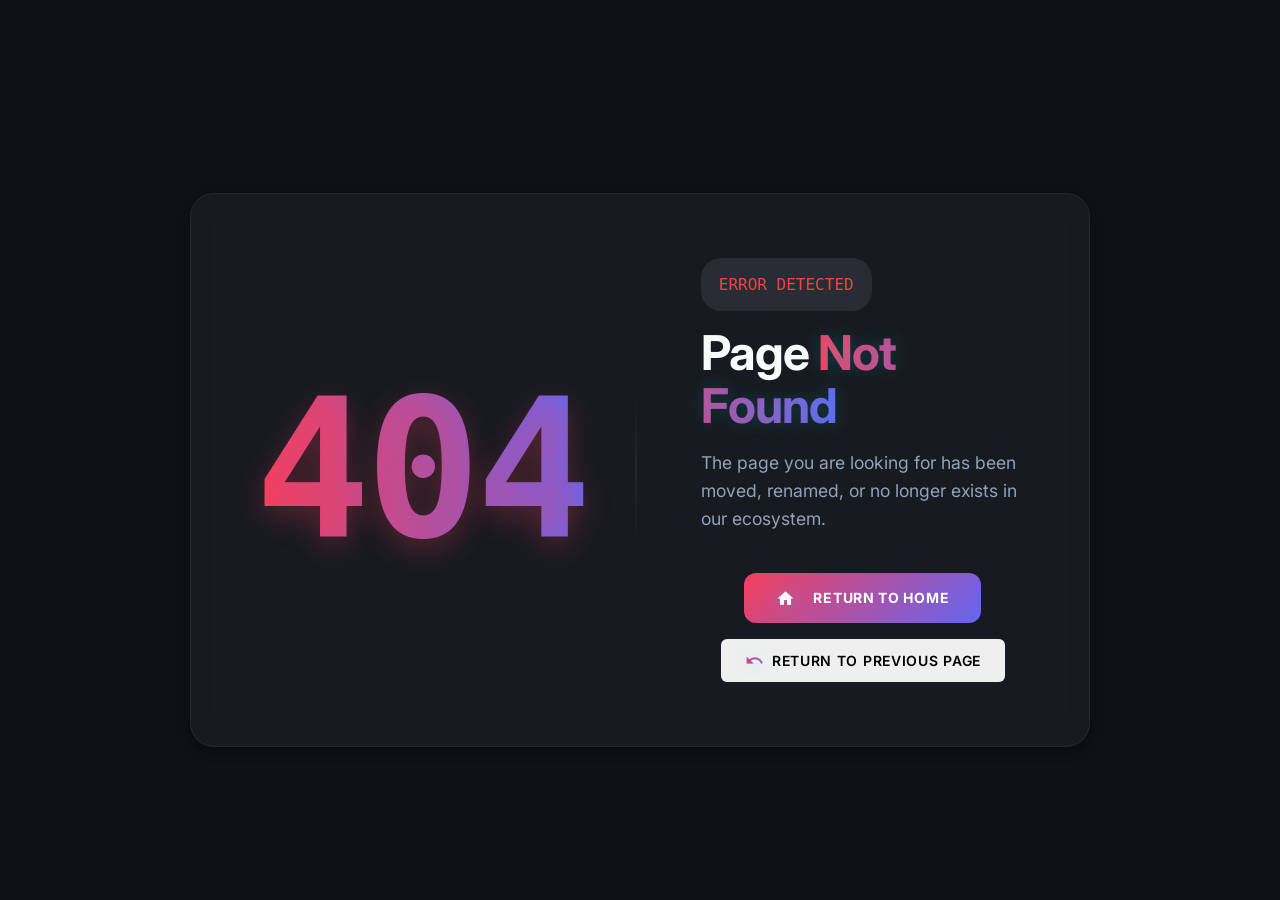
<file: 404page.html>
<!DOCTYPE html>
<html lang="en">

<head>
    <meta charset="UTF-8">
    <meta name="viewport" content="width=device-width, initial-scale=1.0">
    <title>404Page || Ecommerce</title>
    <link rel="stylesheet" href="style.css">
    <link rel="stylesheet" href="shared.css">
    <link href="https://fonts.googleapis.com/icon?family=Material+Icons" rel="stylesheet">
    <link
        href="https://fonts.googleapis.com/css2?family=DM+Sans:wght@400;500;600;700&family=Inter:wght@300;400;500;600;700;800&family=Outfit:wght@400;600;700;800;900&display=swap"
        rel="stylesheet" />
    <link rel="stylesheet" href="https://cdnjs.cloudflare.com/ajax/libs/font-awesome/6.5.1/css/all.min.css">
    <link href="https://unpkg.com/aos@2.3.1/dist/aos.css" rel="stylesheet">

</head>

<body>
    <style>
        .error-section {
            position: relative;
            min-height: calc(100vh - 80px);
            display: flex;
            align-items: center;
            justify-content: center;
            padding: 2rem;
            overflow: hidden;
            background: var(--bg-main);
        }

        .error-container {
            display: flex;
            align-items: center;
            max-width: 900px;
            width: 100%;
            padding: 4rem;
            gap: 4rem;
            z-index: 1;
            position: relative;
        }

        .error-visual {
            flex: 1;
            display: flex;
            align-items: center;
            justify-content: flex-end;
            position: relative;
        }

        .error-code {
            font-size: 12rem;
            line-height: 1;
            margin: 0;
            font-family: var(--font-mono);
            font-weight: 900;
            letter-spacing: -5px;
            animation: floatCode 6s ease-in-out infinite;
            text-shadow: 0 10px 30px rgba(244, 63, 94, 0.3);
        }

        @keyframes floatCode {
            0% {
                transform: translateY(0px);
            }

            50% {
                transform: translateY(-15px);
            }

            100% {
                transform: translateY(0px);
            }
        }

        .error-divider {
            height: 150px;
            width: 2px;
            background: linear-gradient(to bottom, transparent, var(--glass-border), transparent);
            margin-left: 3rem;
        }

        .error-content {
            flex: 1.5;
            display: flex;
            flex-direction: column;
            justify-content: center;
        }

        .error-title {
            font-size: 3rem;
            color: var(--text-main);
            margin: 0 0 1rem 0;
            line-height: 1.1;
        }

        .error-subtitle {
            color: var(--text-muted);
            font-size: 1.1rem;
            line-height: 1.6;
            margin: 0 0 2.5rem 0;
        }

        .error-actions {
            display: flex;
            flex-direction: column;
            align-items: center;
            gap: 1rem;
        }

        @media (max-width: 900px) {
            .error-container {
                flex-direction: column;
                padding: 3rem 2rem;
                gap: 2rem;
                text-align: center;
            }

            .error-visual {
                justify-content: center;
            }

            .error-divider {
                display: none;
            }

            .error-code {
                font-size: 8rem;
            }

            .error-actions {
                flex-direction: column;
            }
        }
    </style>
    <section class="error-section">

        <div class="ambient-orb orb-top-left" style="background: var(--accent-primary);"></div>
        <div class="ambient-orb orb-bottom-right" style="background: #8b5cf6;"></div>

        <div class="error-container glass-panel">
            <div class="error-visual">
                <h1 class="error-code text-gradient">404</h1>
                <div class="error-divider"></div>
            </div>

            <div class="error-content">
                <div class="chips"
                    style="border-color: #ef4444; color: #ef4444; margin-bottom: 1rem; display: inline-block;">Error
                    Detected</div>
                <h2 class="error-title">Page <span class="text-gradient">Not Found</span></h2>
                <p class="error-subtitle"> The page you are looking for
                    has been moved, renamed, or no longer exists in our ecosystem.</p>

                <div class="error-actions">
                    <a href="index.html" class="btn btn-cart" style="flex: 1; justify-content: center;">
                        <span class="material-icons" style="font-size: 1.2rem; margin-right: 0.5rem;">home</span> Return
                        to Home
                    </a>
                    <button onclick="history.back()" class="btn btn-outline" style="flex: 1; justify-content: center;">
                        <span class="material-icons" style="font-size: 1.2rem; margin-right: 0.5rem;">undo</span>
                        Return to Previous Page
                    </button>
                </div>
            </div>
        </div>
    </section>
    <script src="script.js"></script>
</body>

</html>
</file>
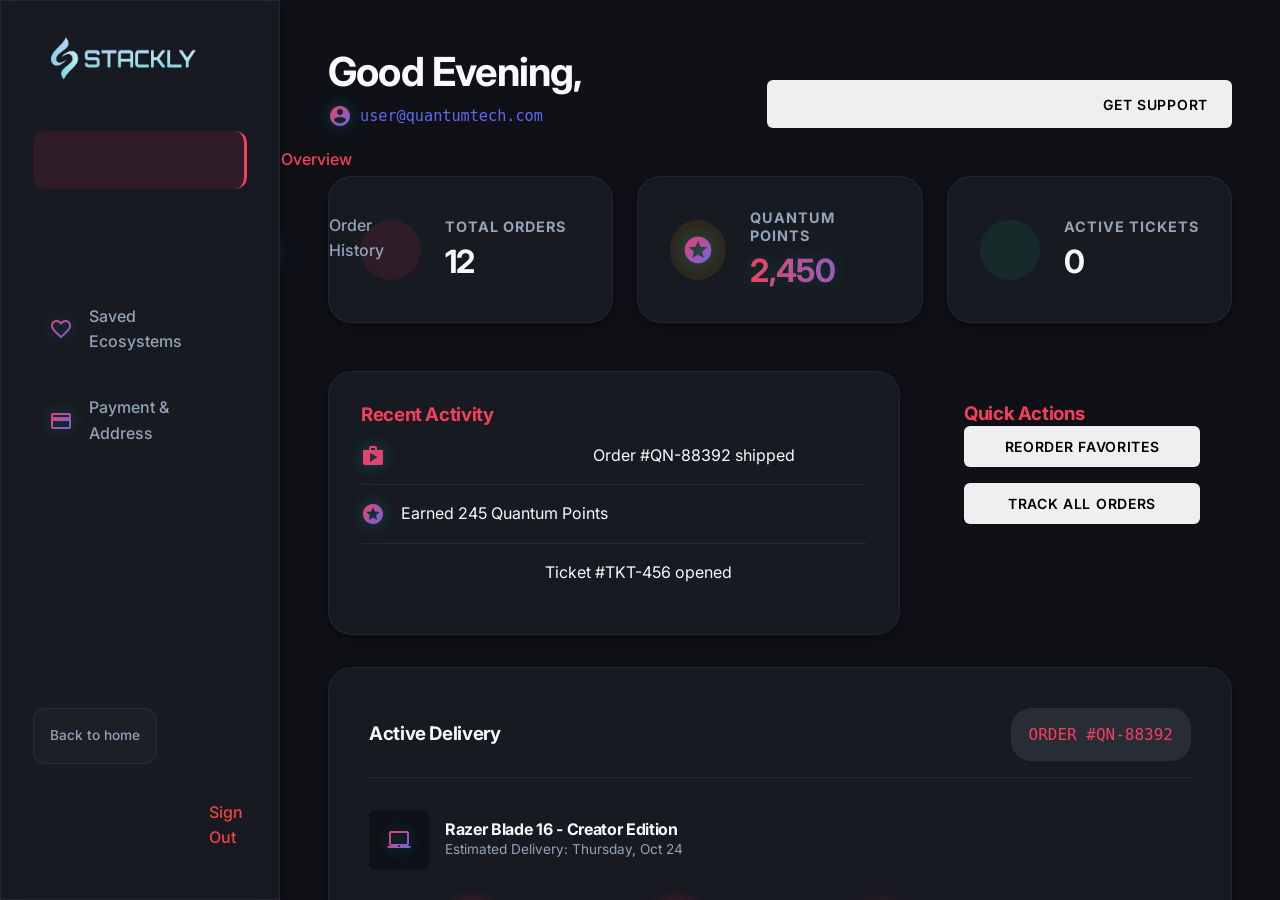
<file: client-dashboard.html>
<!DOCTYPE html>
<html lang="en">

<head>
    <meta charset="UTF-8">
    <meta name="viewport" content="width=device-width, initial-scale=1.0">
    <title>Client Dashboard - Stackly Ecommerce</title>
    <link rel="stylesheet" href="shared.css">
    <link rel="stylesheet" href="style.css">
    <link rel="stylesheet" href="client-dashboard.css">
    <link href="https://fonts.googleapis.com/icon?family=Material+Icons" rel="stylesheet">
    <link href="https://fonts.googleapis.com/css2?family=Inter:wght@300;400;500;600;700;800&display=swap"
        rel="stylesheet">
    <link rel="stylesheet" href="https://cdnjs.cloudflare.com/ajax/libs/font-awesome/6.5.1/css/all.min.css">
</head>

<body>
    <div class="dashboard-layout">
        <aside class="dashboard-sidebar glass-panel">
            <a href="index.html" class="sidebar-brand">
                <img src="./assets/Stackly-Logo-White.webp" alt="logo" class="logo">
            </a>
            <nav class="sidebar-nav">
                <a href="#" class="nav-item active"><span class="material-icons">grid_view</span> Overview</a>
                <a href="#" class="nav-item"><span class="material-icons">inventory_2</span> Order History</a>
                <a href="#" class="nav-item"><span class="material-icons">favorite_border</span> Saved Ecosystems</a>
                <a href="#" class="nav-item"><span class="material-icons">credit_card</span> Payment & Address</a>
            </nav>
            <div class="sidebar-footer">
                <a href="index.html" class="nav-item btn-chip" style="width: fit-content; margin-bottom: 20px;"> Back to
                    home</a>
                <a href="login.html" class="nav-item text-danger" id="logoutBtn"><span
                        class="material-icons">logout</span> Sign Out</a>
            </div>
        </aside>
        <main class="dashboard-main">
            <header class="dashboard-header">
                <div class="header-left">
                    <button class="mobile-menu-toggle" id="mobileMenuToggle">
                        <span class="material-icons">menu</span>
                    </button>
                    <div>
                        <h1 id="greetingMessage">Good Evening,</h1>
                        <p class="user-email-display"><span class="material-icons">account_circle</span> <span
                                id="userEmailTarget">Loading...</span></p>
                    </div>
                </div>
                <button onclick="window.location.href='404page.html'" class="btn btn-outline support-btn"><span
                        class="material-icons">support_agent</span> Get Support</button>
            </header>
            <div id="overview-tab" class="dashboard-tab active-tab">
                <div class="stats-grid">
                    <div class="stat-card glass-panel">
                        <div class="stat-icon"><span class="material-icons">shopping_bag</span></div>
                        <div class="stat-info">
                            <h3>Total Orders</h3>
                            <h2>12</h2>
                        </div>
                    </div>
                    <div class="stat-card glass-panel">
                        <div class="stat-icon" style="color: var(--warning-neon); background: rgba(245, 158, 11, 0.1);">
                            <span class="material-icons">stars</span>
                        </div>
                        <div class="stat-info">
                            <h3>Quantum Points</h3>
                            <h2 class="text-gradient">2,450</h2>
                        </div>
                    </div>
                    <div class="stat-card glass-panel">
                        <div class="stat-icon" style="color: var(--success-neon); background: rgba(16, 185, 129, 0.1);">
                            <span class="material-icons">support</span>
                        </div>
                        <div class="stat-info">
                            <h3>Active Tickets</h3>
                            <h2>0</h2>
                        </div>
                    </div>
                </div>
                <div class="overview-sections">
                    <div class="section-card glass-panel">
                        <h3>Recent Activity</h3>
                        <ul class="activity-list">
                            <li><span class="material-icons">shopping_bag</span> Order #QN-88392 shipped</li>
                            <li><span class="material-icons">stars</span> Earned 245 Quantum Points</li>
                            <li><span class="material-icons">support</span> Ticket #TKT-456 opened</li>
                        </ul>
                    </div>
                    <div class="quick-actions">
                        <h3>Quick Actions</h3>
                        <div class="action-buttons">
                            <button onclick="window.location.href='404page.html'" class="btn btn-primary">Reorder
                                Favorites</button>
                            <button onclick="window.location.href='404page.html'" class="btn btn-outline">Track All
                                Orders</button>
                        </div>
                    </div>
                </div>
                <div class="order-tracker-card glass-panel">
                    <div class="tracker-header">
                        <h3>Active Delivery</h3>
                        <span class="chips"
                            style="border-color: var(--accent-primary); color: var(--accent-primary);">Order
                            #QN-88392</span>
                    </div>
                    <div class="product-mini-preview"
                        style="display: flex; gap: 1rem; align-items: center; margin-bottom: 2rem;">
                        <div
                            style="width: 60px; height: 60px; background: var(--bg-main); border-radius: var(--radius-sm); display: flex; align-items: center; justify-content: center;">
                            <span class="material-icons text-muted">laptop_mac</span>
                        </div>
                        <div>
                            <h4 style="margin: 0; color: var(--text-main);">Razer Blade 16 - Creator Edition</h4>
                            <p style="margin: 0; font-size: 0.85rem; color: var(--text-muted);">Estimated Delivery:
                                Thursday, Oct 24</p>
                        </div>
                    </div>
                    <div class="progress-nodes">
                        <div class="node completed">
                            <div class="node-icon"><span class="material-icons">receipt_long</span></div>
                            <span>Processed</span>
                        </div>
                        <div class="node completed">
                            <div class="node-icon"><span class="material-icons">inventory</span></div>
                            <span>Packed</span>
                        </div>
                        <div class="node active">
                            <div class="node-icon"><span class="material-icons">local_shipping</span></div>
                            <span>In Transit</span>
                        </div>
                        <div class="node">
                            <div class="node-icon"><span class="material-icons">home</span></div>
                            <span>Delivered</span>
                        </div>
                    </div>
                </div>
                <div class="glass-panel"
                    style="margin-top: 2rem; padding: 1.5rem; display: flex; align-items: center; justify-content: space-between; border-left: 4px solid var(--warning-neon); flex-wrap: wrap;">
                    <div style="display: flex; align-items: center; gap: 1rem;">
                        <span class="material-icons"
                            style="color: var(--warning-neon); font-size: 2rem;">security_update_warning</span>
                        <div>
                            <h4 style="margin: 0 0 0.3rem 0; color: var(--text-main);">Protect Your Account</h4>
                            <p style="margin: 0; color: var(--text-muted); font-size: 0.9rem;">Enable Two-Factor
                                Authentication (2FA) to secure your saved payment methods.</p>
                        </div>
                    </div>
                    <button onclick="window.location.href='404page.html'" class="btn btn-outline"
                        style="border-color: var(--warning-neon); color: var(--warning-neon);">Enable 2FA</button>
                </div>

                <div style="margin-top: 3rem;">
                    <h3 style="color: var(--text-main); margin-bottom: 1.5rem;">Recently Viewed</h3>
                    <div style="display: flex; gap: 1.5rem; overflow-x: auto; padding-bottom: 1rem;"
                        class="hide-scrollbar">

                        <div class="glass-panel"
                            style="min-width: 200px; padding: 1rem; display: flex; flex-direction: column; align-items: center; text-align: center;">
                            <img src="./assets/airpods-apple.webp" alt="Audio"
                                style="height: 100px; object-fit: contain; margin-bottom: 1rem;">
                            <h4 style="margin: 0 0 0.5rem 0; font-size: 0.95rem; color: var(--text-main);">Pro Studio
                                Cans</h4>
                            <p class="font-mono text-gradient" style="margin: 0; font-size: 0.9rem;">$349.00</p>
                        </div>

                        <div class="glass-panel"
                            style="min-width: 200px; padding: 1rem; display: flex; flex-direction: column; align-items: center; text-align: center;">
                            <img src="./assets/wireless-mouse.webp" alt="Mouse"
                                style="height: 100px; object-fit: contain; margin-bottom: 1rem;">
                            <h4 style="margin: 0 0 0.5rem 0; font-size: 0.95rem; color: var(--text-main);">Ergo Wireless
                            </h4>
                            <p class="font-mono text-gradient" style="margin: 0; font-size: 0.9rem;">$89.99</p>
                        </div>
                    </div>
                </div>
            </div>
            <div id="orders-tab" class="dashboard-tab">
                <div class="tab-header">
                    <h2>Order History</h2>
                </div>
                <div class="settings-grid" style="margin-bottom: 2rem;">
                    <div class="glass-panel"
                        style="padding: 1.5rem; display: flex; justify-content: space-between; align-items: center;">
                        <div>
                            <p
                                style="color: var(--text-muted); font-size: 0.85rem; text-transform: uppercase; margin: 0 0 0.5rem 0;">
                                Total Spent (2026)</p>
                            <h2 style="margin: 0; color: var(--text-main); font-size: 2rem;">$4,528<span
                                    style="font-size: 1rem; color: var(--text-muted);">.99</span></h2>
                        </div>
                        <div class="stat-icon" style="background: rgba(16, 185, 129, 0.1); color: var(--success-neon);">
                            <span class="material-icons">trending_up</span>
                        </div>
                    </div>
                    <div class="glass-panel"
                        style="padding: 1.5rem; display: flex; justify-content: space-between; align-items: center;">
                        <div>
                            <p
                                style="color: var(--text-muted); font-size: 0.85rem; text-transform: uppercase; margin: 0 0 0.5rem 0;">
                                Most Bought Category</p>
                            <h2 style="margin: 0; color: var(--text-main); font-size: 1.5rem;">Peripherals</h2>
                        </div>
                        <div class="stat-icon" style="background: rgba(59, 130, 246, 0.1); color: #3b82f6;"><span
                                class="material-icons">keyboard</span></div>
                    </div>
                </div>
                <div class="table-container glass-panel">
                    <table class="dashboard-table">
                        <thead>
                            <tr>
                                <th>Order ID</th>
                                <th>Date</th>
                                <th>Status</th>
                                <th>Total</th>
                                <th>Action</th>
                            </tr>
                        </thead>
                        <tbody>
                            <tr>
                                <td class="font-mono text-gradient">#QN-88392</td>
                                <td>Oct 21, 2026</td>
                                <td><span class="status-badge transit">In Transit</span></td>
                                <td class="font-mono">$3,499.00</td>
                                <td>
                                    <button onclick="window.location.href='404page.html'"
                                        class="btn-icon glass-icon"><span
                                            class="material-icons">visibility</span></button>
                                    <button onclick="window.location.href='404page.html'" class="btn-icon"
                                        style="color: var(--success-neon);"><span
                                            class="material-icons">redo</span></button>
                                </td>
                            </tr>
                            <tr>
                                <td class="font-mono text-gradient">#QN-75411</td>
                                <td>Sep 04, 2026</td>
                                <td><span class="status-badge delivered">Delivered</span></td>
                                <td class="font-mono">$129.99</td>
                                <td><button onclick="window.location.href='404page.html'"
                                        class="btn-icon glass-icon"><span
                                            class="material-icons">visibility</span></button></td>
                            </tr>
                            <tr>
                                <td class="font-mono text-gradient">#QN-62004</td>
                                <td>Jul 18, 2026</td>
                                <td><span class="status-badge cancelled">Cancelled</span></td>
                                <td class="font-mono">$899.00</td>
                                <td><button onclick="window.location.href='404page.html'"
                                        class="btn-icon glass-icon"><span
                                            class="material-icons">visibility</span></button></td>
                            </tr>
                        </tbody>
                    </table>
                </div>
                <div
                    style="display: flex; justify-content: space-between; align-items: center; margin-top: 1.5rem; padding: 1rem; background: rgba(0,0,0,0.2); border-radius: var(--radius-md); border: 1px dashed var(--glass-border);">
                    <span style="color: var(--text-muted); font-size: 0.9rem;">Need these records for taxes or
                        accounting?</span>
                    <div style="display: flex; gap: 1rem; flex-wrap: wrap;">
                        <button onclick="window.location.href='404page.html'" class="btn btn-outline"
                            style="padding: 0.5rem 1rem; font-size: 0.85rem;"><span class="material-icons"
                                style="font-size: 1.2rem; margin-right: 5px;">picture_as_pdf</span> PDF
                            Invoices</button>
                        <button onclick="window.location.href='404page.html'" class="btn btn-outline"
                            style="padding: 0.5rem 1rem; font-size: 0.85rem;"><span class="material-icons"
                                style="font-size: 1.2rem; margin-right: 5px;">table_view</span>
                            Export CSV</button>
                    </div>
                </div>
            </div>
            <div id="saved-tab" class="dashboard-tab">
                <div class="tab-header">
                    <h2>Saved Ecosystems</h2>
                    <div class="saved-controls">
                        <button onclick="window.location.href='404page.html'" class="btn btn-cart"><span
                                class="material-icons">shopping_cart_checkout</span> Add All
                            to Cart</button>
                    </div>
                </div>
                <div class="saved-grid">
                    <div class="saved-card glass-panel">
                        <img src="./assets/lap1.webp" alt="Monitor" class="saved-img">
                        <div class="saved-info">
                            <h4>Pro 4K Display</h4>
                            <p class="font-mono text-gradient">$499.00</p>
                            <span class="status-badge delivered" style="margin-top: 0.5rem; display: inline-block;">In
                                Stock</span>
                        </div>
                        <div class="saved-actions">
                            <button onclick="window.location.href='404page.html'" class="btn btn-outline"
                                style="width: 100%; margin-bottom: 0.5rem;">Move to
                                Cart</button>
                            <button onclick="window.location.href='404page.html'" class="btn-icon"
                                style="color: var(--text-muted);"><span
                                    class="material-icons">delete_outline</span></button>
                        </div>
                    </div>
                    <div class="saved-card glass-panel">
                        <img src="./assets/keyboard.webp" alt="Keyboard" class="saved-img">
                        <div class="saved-info">
                            <h4>Mech Keyboard V2</h4>
                            <p class="font-mono text-gradient">$129.00</p>
                            <span class="status-badge transit" style="margin-top: 0.5rem; display: inline-block;">Low
                                Stock</span>
                        </div>
                        <div class="saved-actions">
                            <button onclick="window.location.href='404page.html'" class="btn btn-outline"
                                style="width: 100%; margin-bottom: 0.5rem;">Move to
                                Cart</button>
                            <button onclick="window.location.href='404page.html'" class="btn-icon"
                                style="color: var(--text-muted);"><span
                                    class="material-icons">delete_outline</span></button>
                        </div>
                    </div>
                </div>
                <div class="glass-panel"
                    style="margin-bottom: 2rem; padding: 1rem 1.5rem; background: linear-gradient(90deg, rgba(244, 63, 94, 0.1) 0%, transparent 100%); border-left: 4px solid var(--accent-primary); display: flex; align-items: center; justify-content: space-between;">
                    <div style="display: flex; align-items: center; gap: 1rem;">
                        <span class="material-icons"
                            style="color: var(--accent-primary); animation: pulseBorder 2s infinite; border-radius: 50%;">local_fire_department</span>
                        <div>
                            <span style="color: var(--text-main); font-weight: 500;">Great timing!</span>
                            <span style="color: var(--text-muted);"> 1 item in your ecosystem just dropped in
                                price.</span>
                        </div>
                    </div>
                    <button onclick="window.location.href='404page.html'" class="btn btn-cart"
                        style="padding: 0.4rem 1rem; font-size: 0.85rem;">View Deal</button>
                </div>

                <div style="margin-top: 4rem; padding-top: 2rem; border-top: 1px solid var(--glass-border);">
                    <h3 style="color: var(--text-main); margin-bottom: 0.5rem;">Complete Your Setup</h3>
                    <p style="color: var(--text-muted); margin-bottom: 2rem; font-size: 0.9rem;">Accessories that pair
                        perfectly with the items you've saved.</p>

                    <div class="settings-grid">
                        <div class="glass-panel"
                            style="padding: 1.5rem; display: flex; gap: 1.5rem; align-items: center;">
                            <img src="./assets/hdmi-cable.webp" alt="Cable"
                                style="width: 60px; height: 60px; object-fit: contain; background: var(--bg-main); border-radius: var(--radius-sm); padding: 0.5rem;">
                            <div style="flex-grow: 1;">
                                <h4 style="margin: 0 0 0.2rem 0; color: var(--text-main);">Braided HDMI 2.1 Cable</h4>
                                <p style="margin: 0 0 0.5rem 0; color: var(--text-muted); font-size: 0.85rem;">Essential
                                    for your 4K Monitor</p>
                                <span class="font-mono text-gradient" style="font-size: 0.9rem;">$19.99</span>
                            </div>
                            <button onclick="window.location.href='404page.html'" class="btn-icon glass-icon"><span
                                    class="material-icons">add_shopping_cart</span></button>
                        </div>

                        <div class="glass-panel"
                            style="padding: 1.5rem; display: flex; gap: 1.5rem; align-items: center;">
                            <img src="./assets/mouse-pad.webp" alt="Mousepad"
                                style="width: 60px; height: 60px; object-fit: contain; background: var(--bg-main); border-radius: var(--radius-sm); padding: 0.5rem;">
                            <div style="flex-grow: 1;">
                                <h4 style="margin: 0 0 0.2rem 0; color: var(--text-main);">RGB Extended Desk Mat</h4>
                                <p style="margin: 0 0 0.5rem 0; color: var(--text-muted); font-size: 0.85rem;">Pairs
                                    with your Mech Keyboard</p>
                                <span class="font-mono text-gradient" style="font-size: 0.9rem;">$39.00</span>
                            </div>
                            <button onclick="window.location.href='404page.html'" class="btn-icon glass-icon"><span
                                    class="material-icons">add_shopping_cart</span></button>
                        </div>
                    </div>
                </div>
            </div>
            <div id="settings-tab" class="dashboard-tab">
                <div class="tab-header">
                    <h2>Account Settings</h2>
                    <button onclick="window.location.href='404page.html'" class="btn btn-primary">Save All
                        Changes</button>
                </div>
                <div class="settings-grid">
                    <div class="settings-card glass-panel">
                        <h3>Personal Information</h3>
                        <div class="form-row">
                            <div class="form-group">
                                <label>First Name</label>
                                <input type="text" value="Alex">
                            </div>
                            <div class="form-group">
                                <label>Last Name</label>
                                <input type="text" value="Chen">
                            </div>
                        </div>
                        <div class="form-group">
                            <label>Email Address</label>
                            <input type="email" id="dash-mail" readonly
                                style="opacity: 0.5; cursor: not-allowed;">
                        </div>
                        <div class="form-group">
                            <label>Phone Number</label>
                            <input type="tel" placeholder="+1 (555) 000-0000">
                        </div>
                    </div>
                    <div class="settings-card glass-panel">
                        <h3>Security</h3>
                        <div class="form-group">
                            <label>Password</label>
                            <input type="password" placeholder="Current Password">
                        </div>
                        <div class="form-row">
                            <div class="form-group">
                                <label>New Password</label>
                                <input type="password">
                            </div>
                            <div class="form-group">
                                <label>Confirm Password</label>
                                <input type="password">
                            </div>
                        </div> 
                    </div>
                    <div class="settings-card glass-panel">
                        <h3>Preferences</h3>
                        <div class="preference-item">
                            <div>
                                <h4>Order Updates</h4>
                                <p>Receive SMS notifications for deliveries.</p>
                            </div>
                            <label class="switch">
                                <input type="checkbox" checked>
                                <span class="slider round"></span>
                            </label>
                        </div>
                        <div class="preference-item">
                            <div>
                                <h4>Exclusive Tech Drops</h4>
                                <p>Weekly emails about new setups.</p>
                            </div>
                            <label class="switch">
                                <input type="checkbox">
                                <span class="slider round"></span>
                            </label>
                        </div>
                    </div>
                    <div class="settings-card glass-panel">
                        <h3>Privacy Settings</h3>
                        <div class="preference-item">
                            <div>
                                <h4>Data Sharing</h4>
                                <p>Share anonymized usage data for improvements.</p>
                            </div>
                            <label class="switch">
                                <input type="checkbox">
                                <span class="slider round"></span>
                            </label>
                        </div>
                        <div class="download-data">
                            <button onclick="window.location.href='404page.html'" class="btn btn-outline">Download My
                                Data</button>
                            <p class="text-small">Export all your account data.</p>
                        </div>
                    </div>
                </div>
            </div>
        </main>
        <div class="mobile-backdrop" id="mobileBackdrop"></div>
    </div>
    <script>
        document.addEventListener('DOMContentLoaded', () => {
            const userEmail = sessionStorage.getItem('userMail') || 'user@quantumtech.com';
            document.getElementById('userEmailTarget').textContent = userEmail;
            document.getElementById('dash-mail').value = userEmail;
            const greetingTarget = document.getElementById('greetingMessage');
            const hour = new Date().getHours();
            let greeting = 'Good Evening,';
            if (hour >= 5 && hour < 12) {
                greeting = 'Good Morning,';
            } else if (hour >= 12 && hour < 17) {
                greeting = 'Good Afternoon,';
            }
            greetingTarget.textContent = greeting;
            const navItems = document.querySelectorAll('.sidebar-nav .nav-item');
            const tabs = document.querySelectorAll('.dashboard-tab');
            navItems.forEach((item, index) => {
                item.addEventListener('click', (e) => {
                    if (item.getAttribute('href') === '#') {
                        e.preventDefault();
                    }
                    const targetTabIds = ['overview-tab', 'orders-tab', 'saved-tab', 'settings-tab', 'settings-tab'];
                    const targetId = targetTabIds[index];
                    if (targetId) {
                        navItems.forEach(nav => nav.classList.remove('active'));
                        item.classList.add('active');
                        tabs.forEach(tab => tab.classList.remove('active-tab'));
                        document.getElementById(targetId).classList.add('active-tab');
                    }
                });
            });
            const mobileToggle = document.getElementById('mobileMenuToggle');
            const backdrop = document.getElementById('mobileBackdrop');
            const layout = document.querySelector('.dashboard-layout');
            mobileToggle.addEventListener('click', () => {
                layout.classList.toggle('sidebar-open');
            });
            backdrop.addEventListener('click', () => {
                layout.classList.remove('sidebar-open');
            });
            const logoutBtn = document.getElementById('logoutBtn');
            logoutBtn.addEventListener('click', (e) => {
                e.preventDefault();
                sessionStorage.removeItem('userEmail');
                window.location.href = 'login.html';
            });
            window.addEventListener('resize', () => {
                if (window.innerWidth > 900) {
                    layout.classList.remove('sidebar-open');
                }
            });
            document.addEventListener('touchstart', (e) => {
                if (window.innerWidth <= 900) {
                    if (
                        layout.classList.contains('sidebar-open') &&
                        !sidebar.contains(e.target) &&
                        !mobileToggle.contains(e.target)
                    ) {
                        layout.classList.remove('sidebar-open');
                    }
                }
            });
            document.querySelectorAll('.dashboard-sidebar .nav-item').forEach(item => {
                item.addEventListener('click', () => {
                    if (window.innerWidth <= 900) {
                        layout.classList.remove('sidebar-open');
                    }
                });
            });

        });
    </script>
</body>

</html>
</file>
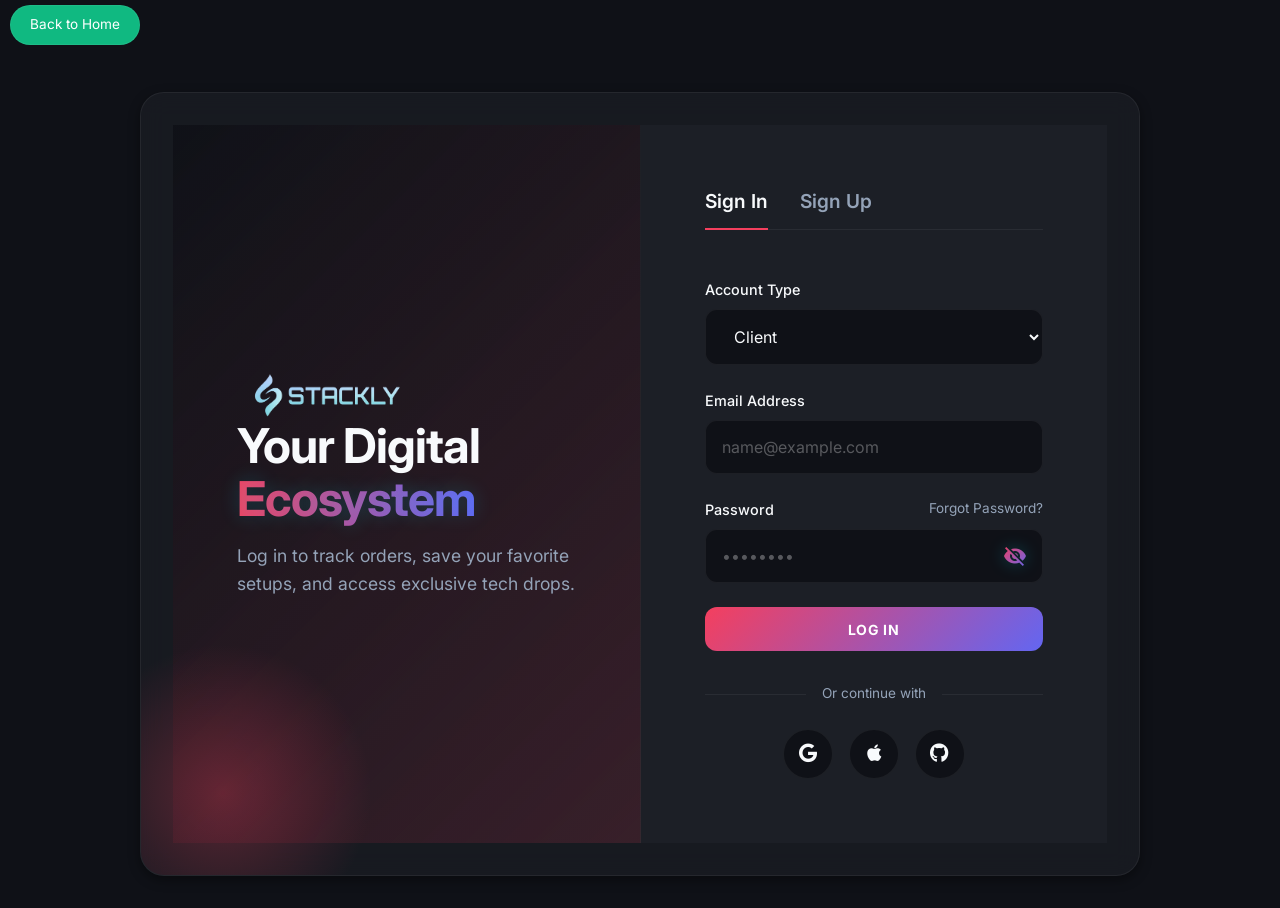
<file: login.html>
<!DOCTYPE html>
<html lang="en">

<head>
    <meta charset="UTF-8">
    <meta name="viewport" content="width=device-width, initial-scale=1.0">
    <title>Login || Ecommerce</title>
    <link rel="stylesheet" href="login.css">
    <link rel="stylesheet" href="shared.css">
    <link href="https://fonts.googleapis.com/icon?family=Material+Icons" rel="stylesheet">
    <link
        href="https://fonts.googleapis.com/css2?family=DM+Sans:wght@400;500;600;700&family=Inter:wght@300;400;500;600;700;800&family=Outfit:wght@400;600;700;800;900&display=swap"
        rel="stylesheet" />
    <link rel="stylesheet" href="https://cdnjs.cloudflare.com/ajax/libs/font-awesome/6.5.1/css/all.min.css">
    <link href="https://unpkg.com/aos@2.3.1/dist/aos.css" rel="stylesheet">
</head>

<body>
    <section class="auth-section">
        <a href="index.html" class="btn-chip back-btn">Back to Home</a>
        <div class="auth-container glass-panel">
            <div class="auth-banner">
                <div class="banner-content">
                    <a href="index.html" class="brand-logo" style="margin-bottom: 2rem; margin-left: 0px;">
                        <img src="./assets/Stackly-Logo-White.webp" alt="logo" class="logo">
                    </a>
                    <h2>Your Digital <br><span class="text-gradient">Ecosystem</span></h2>
                    <p>Log in to track orders, save your favorite setups, and access exclusive tech drops.</p>
                </div>
                <div class="glow-orb"></div>
            </div>

            <div class="auth-forms-wrapper">

                <div class="auth-toggles">
                    <button class="toggle-btn active" id="showLogin">Sign In</button>
                    <button class="toggle-btn" id="showSignup">Sign Up</button>
                </div>

                <form id="loginForm" class="auth-form active-form" onsubmit="event.preventDefault();">
                    <div class="form-group">
                        <label for="loginRole">Account Type</label>
                        <div class="sort-dropdown">
                            <select id="loginRole" class="custom-select" style="width: 100%; padding-left: 1.5rem;"
                                required>
                                <option value="client" selected>Client</option>
                                <option value="admin">Administrator</option>
                            </select>
                        </div>
                    </div>
                    <div class="form-group">
                        <label for="loginEmail">Email Address</label>
                        <input type="email" id="loginEmail" placeholder="name@example.com" required>
                    </div>
                    <div class="form-group">
                        <div style="display: flex; justify-content: space-between;">
                            <label for="loginPassword">Password</label>
                            <a href="#" class="forgot-link" id="showForgot">Forgot Password?</a>
                        </div>
                        <div class="password-wrapper">
                            <input type="password" id="loginPassword" placeholder="••••••••" required>
                            <span class="material-icons toggle-password">visibility_off</span>
                        </div>
                    </div>
                    <button type="submit" class="btn btn-cart"
                        style="width: 100%; justify-content: center; margin-top: 1rem;">Log In</button>
                </form>

                <form id="signupForm" class="auth-form" onsubmit="event.preventDefault();">
                    <div class="form-group">
                        <label for="signupRole">Account Type</label>
                        <div class="sort-dropdown">
                            <select id="signupRole" class="custom-select" style="width: 100%; padding-left: 1.5rem;"
                                required>
                                <option value="client" selected>Client</option>
                                <option value="admin">Administrator</option>
                            </select>
                        </div>
                    </div>
                    <div class="form-group">
                        <label for="signupName">Full Name</label>
                        <input type="text" id="signupName" placeholder="Alex Chen" required>
                    </div>
                    <div class="form-group">
                        <label for="signupEmail">Email Address</label>
                        <input type="email" id="signupEmail" placeholder="name@example.com" required>
                    </div>
                    <div class="form-group">
                        <label for="signupPassword">Create Password</label>
                        <div class="password-wrapper">
                            <input type="password" id="signupPassword" placeholder="Minimum 8 characters" required>
                            <span class="material-icons toggle-password">visibility_off</span>
                        </div>
                    </div>
                    <button type="submit" class="btn btn-cart"
                        style="width: 100%; justify-content: center; margin-top: 1rem;">Create Account</button>
                </form>

                <form id="forgotForm" class="auth-form" onsubmit="event.preventDefault();">
                    <div style="margin-bottom: 1.5rem;">
                        <h3 style="color: var(--text-main); margin: 0 0 0.5rem 0;">Reset Password</h3>
                        <p style="color: var(--text-muted); font-size: 0.9rem; margin: 0;">Enter your email and we'll
                            send you a recovery link.</p>
                    </div>
                    <div class="form-group">
                        <label for="resetEmail">Email Address</label>
                        <input type="email" id="resetEmail" placeholder="name@example.com" required>
                    </div>
                    <button type="submit" class="btn btn-cart"
                        style="width: 100%; justify-content: center; margin-top: 1rem;">Send Reset Link</button>
                    <div style="text-align: center; margin-top: 1.5rem;">
                        <a href="#" class="forgot-link" id="backToLogin"><span class="material-icons"
                                style="font-size: 1rem; vertical-align: middle;">arrow_back</span> Back to Sign In</a>
                    </div>
                </form>
                <div class="form-footer">
                    <div class="form-divider">
                        <span>Or continue with</span>
                    </div>

                    <div class="form-social">
                        <a href="404page.html" class="social-btn" aria-label="Sign in with Google">
                            <i class="fa-brands fa-google"></i>
                        </a>
                        <a href="404page.html" class="social-btn" aria-label="Sign in with Apple">
                            <i class="fa-brands fa-apple"></i>
                        </a>
                        <a href="404page.html" class="social-btn" aria-label="Sign in with GitHub">
                            <i class="fa-brands fa-github"></i>
                        </a>
                    </div>
                </div>
            </div>
        </div>
    </section>
    <script>
        document.addEventListener('DOMContentLoaded', () => {

            const showLoginBtn = document.getElementById('showLogin');
            const showSignupBtn = document.getElementById('showSignup');
            const showForgotBtn = document.getElementById('showForgot');
            const backToLoginBtn = document.getElementById('backToLogin');

            const loginForm = document.getElementById('loginForm');
            const signupForm = document.getElementById('signupForm');
            const forgotForm = document.getElementById('forgotForm');
            const authToggles = document.querySelector('.auth-toggles');

            function switchForm(formToShow) {
                loginForm.classList.remove('active-form');
                signupForm.classList.remove('active-form');
                forgotForm.classList.remove('active-form');

                formToShow.classList.add('active-form');

                if (formToShow === forgotForm) {
                    authToggles.style.display = 'none';
                } else {
                    authToggles.style.display = 'flex';
                }
            }

            showLoginBtn.addEventListener('click', () => {
                showLoginBtn.classList.add('active');
                showSignupBtn.classList.remove('active');
                switchForm(loginForm);
            });

            showSignupBtn.addEventListener('click', () => {
                showSignupBtn.classList.add('active');
                showLoginBtn.classList.remove('active');
                switchForm(signupForm);
            });

            showForgotBtn.addEventListener('click', (e) => {
                e.preventDefault();
                switchForm(forgotForm);
            });

            backToLoginBtn.addEventListener('click', (e) => {
                e.preventDefault();
                showLoginBtn.click();
            });

            const togglePasswords = document.querySelectorAll('.toggle-password');

            togglePasswords.forEach(icon => {
                icon.addEventListener('click', function () {
                    const input = this.previousElementSibling;
                    if (input.type === 'password') {
                        input.type = 'text';
                        this.textContent = 'visibility';
                    } else {
                        input.type = 'password';
                        this.textContent = 'visibility_off';
                    }
                });
            });

            function showError(input, messageText) {
                const formGroup = input.parentElement.classList.contains('password-wrapper') ? input.parentElement.parentElement : input.parentElement;
                input.classList.add('error');
                let errorElement = formGroup.querySelector('.error-message');
                if (!errorElement) {
                    errorElement = document.createElement('div');
                    errorElement.className = 'error-message';
                    formGroup.appendChild(errorElement);
                }
                errorElement.innerHTML = `<span class="material-icons">error_outline</span> ${messageText}`;
            }

            function clearError(input) {
                const formGroup = input.parentElement.classList.contains('password-wrapper') ? input.parentElement.parentElement : input.parentElement;
                input.classList.remove('error');
                const errorElement = formGroup.querySelector('.error-message');
                if (errorElement) formGroup.removeChild(errorElement);
            }

            function isValidEmail(emailStr) {
                const re = /^(([^<>()\[\]\\.,;:\s@"]+(\.[^<>()\[\]\\.,;:\s@"]+)*)|(".+"))@((\[[0-9]{1, 3}\.[0-9]{1, 3}\.[0-9]{1, 3}\.[0-9]{1, 3}\])|(([a-zA-Z\-0-9]+\.)+[a-zA-Z]{2,}))$/;
                return re.test(String(emailStr).toLowerCase());
            }
            function handleAuthSubmit(form, buttonTxt, successTxt, validationCallback, successAction = null) {
                form.addEventListener('submit', (e) => {
                    e.preventDefault();

                    if (validationCallback()) {
                        const submitBtn = form.querySelector('button[type="submit"]');

                        submitBtn.innerHTML = '<span class="material-icons" style="animation: spin 1s linear infinite;">autorenew</span> Processing...';
                        submitBtn.style.opacity = '0.8';

                        setTimeout(() => { 

                            setTimeout(() => {
                                if (typeof successAction === 'string') {
                                    window.location.href = successAction;
                                } else if (typeof successAction === 'function') {
                                    submitBtn.classList.remove('success-state');
                                    submitBtn.innerHTML = buttonTxt;
                                    form.reset();
                                    successAction();
                                } else {
                                    submitBtn.classList.remove('success-state');
                                    submitBtn.innerHTML = buttonTxt;
                                    form.reset();
                                }
                            }, 1000);

                        }, 1500);
                    }
                });
            }

            handleAuthSubmit(loginForm, 'Log In', 'Welcome Back!', () => {
                let valid = true;
                const email = document.getElementById('loginEmail');
                const pass = document.getElementById('loginPassword');
                const usermail = email.value;
                if (!isValidEmail(email.value)) { showError(email, 'Valid email required'); valid = false; } else clearError(email);
                if (pass.value.trim() === '') { showError(pass, 'Password required'); valid = false; } else clearError(pass);
                if (usermail) {
                    sessionStorage.setItem("userMail", usermail);
                }
                return valid;
            }, () => {
                const role = document.getElementById('loginRole').value;
                if (role === 'admin') {
                    window.location.href = 'admin-dashboard.html';
                } else {
                    window.location.href = 'client-dashboard.html';
                }
            });
            handleAuthSubmit(signupForm, 'Create Account', 'Account Created!', () => {
                let valid = true;
                const name = document.getElementById('signupName');
                const email = document.getElementById('signupEmail');
                const pass = document.getElementById('signupPassword');

                if (name.value.trim() === '') { showError(name, 'Name required'); valid = false; } else clearError(name);
                if (!isValidEmail(email.value)) { showError(email, 'Valid email required'); valid = false; } else clearError(email);
                if (pass.value.length < 8) { showError(pass, 'Password must be at least 8 characters'); valid = false; } else clearError(pass);

                return valid;
            }, () => {
                const showLoginBtn = document.getElementById('showLogin');
                showLoginBtn.click();
                document.getElementById('loginEmail').value = document.getElementById('signupEmail').value;
                document.getElementById('loginRole').value = document.getElementById('signupRole').value;
            });

            handleAuthSubmit(forgotForm, 'Send Reset Link', 'Link Sent!', () => {
                let valid = true;
                const email = document.getElementById('resetEmail');
                if (!isValidEmail(email.value)) { showError(email, 'Valid email required'); valid = false; } else window.location.href='404page.html';
                return valid;
            });

            document.querySelectorAll('.auth-form input').forEach(input => {
                input.addEventListener('input', () => clearError(input));
            });
        });
    </script>
</body>

</html>
</file>
<file: style.css>
:root {
    --bg-main: #0F1117;
    --bg-surface: #1C1F26;
    --bg-surface-hover: #282C34;
    --bg-glass: rgba(28, 31, 38, 0.7);
    --glass-border: rgba(255, 255, 255, 0.06);
    --accent-primary: #F43F5E;
    --accent-primary-hover: #E11D48;
    --accent-secondary: #6366F1;
    --success-neon: #10B981;
    --danger-neon: #EF4444;
    --warning-neon: #F59E0B;
    --font-primary: 'Inter', system-ui, -apple-system, sans-serif;
    --font-mono: 'Fira Code', 'JetBrains Mono', monospace;
    --text-main: #F8FAFC;
    --text-muted: #94A3B8;
    --text-inverse: #FFFFFF;
    --shadow-sm: 0 1px 2px rgba(0, 0, 0, 0.3);
    --shadow-md: 0 4px 12px rgba(0, 0, 0, 0.4);
    --glow-primary: 0 8px 20px rgba(244, 63, 94, 0.25);
    --glow-danger: 0 8px 20px rgba(239, 68, 68, 0.25);
    --radius-sm: 6px;
    --radius-md: 12px;
    --radius-lg: 24px;
    --transition-base: 0.3s cubic-bezier(0.4, 0, 0.2, 1);
    --border-thin: 1px solid rgba(255, 255, 255, 0.06);
    --border-accent: 1px solid var(--accent-primary);
    --border-danger: 1px solid var(--danger-neon);
    --border-focus: 2px solid rgba(244, 63, 94, 0.5);
    --linear-bg: linear-gradient(135deg, var(--bg-surface) 0%, rgba(244, 63, 94, 0.05) 100%);
}

.hero-grid {
    display: grid;
    grid-template-columns: 2fr 1fr;
    gap: 1.5rem;
    margin-top: 2rem;
    height: 500px;
}

.hero-sec1 {
    position: relative;
    background: var(--bg-surface);
    border: var(--border-thin);
    border-radius: var(--radius-lg);
    overflow: hidden;
}


.hero-product {
    font-size: 3rem;
    margin: 1rem 0;
    color: var(--text-main);
    line-height: 1.1;
}

.hero-offer {
    font-size: 1.2rem;
    color: var(--text-muted);
    margin-bottom: 2rem;
    font-family: var(--font-mono);
}

.hero-img {
    display: flex;
    justify-content: center;
    align-items: center;
}

.hero-img img {
    max-height: 380px;
    filter: drop-shadow(0 20px 30px rgba(0, 0, 0, 0.6));
}

.promo-card {
    background: var(--bg-surface);
    border: var(--border-thin);
    border-radius: var(--radius-lg);
    padding: 2rem;
    position: relative;
    overflow: hidden;
    display: flex;
    align-items: center;
    transition: transform var(--transition-base), border-color var(--transition-base);
}

.promo-card:hover {
    transform: translateY(-4px);
    border-color: rgba(244, 63, 94, 0.3);
}

.promo-content {
    position: relative;
    z-index: 2;
    max-width: 60%;
}

.promo-content h3 {
    font-size: 1.5rem;
    margin: 0.75rem 0 0.5rem 0;
    color: var(--text-main);
}

.promo-price {
    color: var(--accent-primary);
    font-size: 1.1rem;
    font-weight: 600;
    margin-bottom: 0.75rem;
    text-shadow: var(--glow-primary);
}

.promo-link {
    padding: 0;
    font-size: 0.85rem;
    display: inline-flex;
    align-items: center;
    gap: 4px;
    text-transform: none;
}

.promo-link .material-icons {
    font-size: 1.1rem;
    transition: transform var(--transition-base);
}

.promo-card:hover .promo-link .material-icons {
    transform: translateX(5px);
    color: var(--accent-primary);
}

.promo-bg-img {
    position: absolute;
    right: -30px;
    bottom: -10px;
    width: 180px;
    z-index: 1;
    transition: transform var(--transition-base);
    filter: drop-shadow(0 10px 15px rgba(0, 0, 0, 0.4));
}

.promo-card:hover .promo-bg-img {
    transform: scale(1.08) rotate(-5deg);
}

@media (max-width:900px) {
    .hero-grid {
        grid-template-columns: 1fr;
        height: fit-content;
    }
}

.slider-container {
    position: relative;
    overflow: hidden;
    background: var(--bg-surface);
    border: var(--border-thin);
    border-radius: var(--radius-lg);

}

.slider-track {
    display: flex;
    align-items: flex-start;
    height: 100%;
    transition: transform 0.6s cubic-bezier(0.25, 1, 0.5, 1);
}

.hero-slide,
.slide-group {
    min-width: 100%;
    flex-shrink: 0;
}

.hero-slide {
    display: grid;
    grid-template-columns: 1fr 1fr;
    align-items: center;
    padding: 3rem;
    max-width: 300px;
}

.hero-sec2 {
    background: transparent;
    border: none;
}

.slide-group {
    display: grid;
    grid-template-rows: 1fr 1fr;
    gap: 1.5rem;
}

.slider-btn {
    position: absolute;
    top: 50%;
    transform: translateY(-50%);
    background: var(--bg-glass);
    backdrop-filter: blur(8px);
    border: 1px solid var(--glass-border);
    color: var(--text-main);
    width: 45px;
    height: 45px;
    border-radius: 50%;
    cursor: pointer;
    z-index: 10;
    display: flex;
    align-items: center;
    justify-content: center;
    transition: all var(--transition-base);
}

.slider-btn:hover {
    background: var(--accent-primary);
    border-color: var(--accent-primary);
    box-shadow: var(--glow-primary);
}

.prev-btn {
    left: 1rem;
}

.next-btn {
    right: 1rem;
}

.slider-dots {
    position: absolute;
    bottom: 1.5rem;
    left: 50%;
    transform: translateX(-50%);
    display: flex;
    gap: 0.5rem;
    z-index: 10;
}

.dot {
    width: 10px;
    height: 10px;
    border-radius: 50%;
    background: rgba(255, 255, 255, 0.2);
    cursor: pointer;
    transition: all var(--transition-base);
}

.dot.active {
    background: var(--accent-primary);
    width: 25px;
    border-radius: 10px;
    box-shadow: 0 0 10px var(--accent-primary);
}

@media (max-width:768px) {
    .hero-slide {
        grid-template-columns: 1fr !important;
        gap: 40px;
    }
}

.features {
    background-color: var(--bg-surface);
    padding: 50px 0;
}

.features-container {
    display: grid;
    grid-template-columns: repeat(auto-fit, minmax(250px, 1fr));
}

.features-card {
    border: var(--border-thin);
    padding: 20px;
    display: flex;
    gap: 10px;
    align-items: center;
}

.features-card span {
    font-size: 38px;
    padding: 10px;
    transition: all 0.3s;
}

.features-card:hover {
    background-color: var(--bg-main);
    border-top: 3px solid var(--accent-secondary);
    border-top-left-radius: 5px;
    border-top-right-radius: 5px;
}

.features-card:hover .material-icons {
    rotate: 10deg;
}

.features-content {
    display: flex;
    flex-direction: column;
    gap: 10px;
}

.tech-card {
    position: relative;
    display: flex;
    flex-direction: column;
    gap: 1rem;
    overflow: hidden;
}

.tech-img-wrapper {
    position: relative;
    display: flex;
    justify-content: center;
    align-items: center;
}

.tech-img-wrapper img {
    width: 100%;
    height: 300px;
    object-fit: contain;
    transition: all 0.5s cubic-bezier(0.4, 0, 0.2, 1);
}

.img2 {
    position: absolute;
    top: 0%;
    left: 0%;
    transform: translate(-50%, -50%);
    opacity: 0;
    visibility: hidden;
}

.tech-card:hover .img2 {
    opacity: 1;
    visibility: visible;
}

.tech-card:hover .img1 {
    opacity: 0;
}

.floating-device {
    transition: transform 0.5s cubic-bezier(0.4, 0, 0.2, 1);
    filter: drop-shadow(0 10px 15px rgba(0, 0, 0, 0.5));
    height: 300px;
    object-fit: cover;
    transition: all 0.5s
}

.tech-card:hover .floating-device {
    transform: translateY(-8px) scale(1.05);
}

.tech-brand {
    font-size: 0.75rem;
    text-transform: uppercase;
    color: var(--accent-primary);
    letter-spacing: 0.1em;
    font-weight: 700;
}

.tech-title {
    margin: 0.25rem 0;
    font-size: 1.25rem;
    color: var(--text-main);
}

.tech-price {
    color: var(--text-main);
    font-size: 1.1rem;
    font-weight: bold;
}

.tech-specs {
    list-style: none;
    padding: 1rem 0;
    margin: 0;
    border-top: 1px solid var(--glass-border);
    border-bottom: 1px solid var(--glass-border);
    display: flex;
    flex-direction: column;
    gap: 0.5rem;
}

.tech-specs li {
    display: flex;
    align-items: center;
    gap: 0.5rem;
    font-size: 0.85rem;
    color: var(--text-muted);
}

.tech-specs .material-icons {
    font-size: 1rem;
    color: var(--text-muted);
    background: none;
    -webkit-text-fill-color: currentcolor;
}

.tech-actions {
    display: flex;
    gap: 0.5rem;
    margin-top: auto;
}

.full-width {
    flex: 1;
}

.tech-badge {
    position: absolute;
    top: 1rem;
    left: 1rem;
    background: var(--bg-glass);
    backdrop-filter: blur(4px);
    border: 1px solid var(--accent-primary);
    color: var(--accent-primary);
    font-size: 0.7rem;
    padding: 0.25rem 0.75rem;
    border-radius: 20px;
    z-index: 10;
    text-transform: uppercase;
    font-weight: bold;
}

.trending-section {
    margin: 4rem auto;
    display: flex;
    flex-direction: column;
    gap: 2rem;
}

.section-header {
    display: flex;
    justify-content: space-between;
    align-items: flex-end;
    border-bottom: 1px solid var(--glass-border);
    padding-bottom: 1rem;
}

.section-title {
    font-size: 2.5rem;
    color: var(--text-main);
    margin: 0;
}

.section-header .btn-ghost {
    display: flex;
    align-items: center;
    gap: 0.5rem;
    font-weight: 600;
}

.section-header .btn-ghost:hover .material-icons {
    transform: translateX(5px);
}

.product-grid {
    display: grid;
    grid-template-columns: repeat(4, 1fr);
    gap: 1.5rem;
}

@media (max-width: 1200px) {
    .product-grid {
        grid-template-columns: repeat(3, 1fr);
    }
}

@media (max-width: 900px) {
    .product-grid {
        grid-template-columns: repeat(2, 1fr);
    }

    .section-header {
        flex-direction: column;
        align-items: flex-start;
        gap: 1rem;
    }
}

@media (max-width: 600px) {
    .product-grid {
        grid-template-columns: 1fr;
    }
}

.category-container {
    display: flex;
    gap: 1rem;
    height: 500px;
    width: 100%;
    margin: 4rem 0;
}

.cartgory-card {
    position: relative;
    flex: 1;
    border-radius: var(--radius-lg);
    overflow: hidden;
    transition: flex 0.6s cubic-bezier(0.25, 1, 0.5, 1);
    cursor: pointer;
}

.cartgory-card:hover {
    flex: 3;
}

.catrgory-img-con {
    width: 100%;
    height: 100%;
}

.cat-img1 {
    width: 100%;
    height: 100%;
    object-fit: cover;
    object-position: center;
    filter: brightness(0.4);
    transition: all 0.6s ease;
}

.cartgory-card:hover .cat-img1 {
    filter: brightness(0.8);
    transform: scale(1.05);
}

.cat-img2 {
    display: none;
}

.category-content {
    position: absolute;
    bottom: 0;
    left: 0;
    width: 100%;
    height: 50%;
    padding: 2rem;
    display: flex;
    flex-direction: column;
    align-items: center;
    justify-content: flex-end;
    gap: 15px;
    background: linear-gradient(to top, rgba(15, 17, 23, 0.95) 0%, transparent 100%);
    opacity: 0;
    transform: translateY(30px);
    transition: all 0.5s cubic-bezier(0.25, 1, 0.5, 1);
    transition-delay: 0.1s;
}

.cartgory-card:hover .category-content {
    opacity: 1;
    transform: translateY(0);
}

.category-content h2 {
    color: var(--text-main);
    font-size: 2rem;
    margin: 0;
    text-shadow: 0 4px 10px rgba(0, 0, 0, 0.5);
    white-space: nowrap;
}

@media (max-width: 900px) {
    .category-container {
        flex-direction: column;
        height: 800px;
    }
}

.flash-sale-wrapper {
    background: linear-gradient(135deg, var(--bg-surface) 0%, rgba(244, 63, 94, 0.08) 100%);
    border-top: var(--border-thin);
    border-bottom: var(--border-thin);
    margin: 5rem 0;
    padding: 4rem 0;
    overflow: hidden;
}

.flash-sale-container {
    display: grid;
    grid-template-columns: 1fr 1fr;
    align-items: center;
    gap: 3rem;
}

.flash-title {
    font-size: 3.5rem;
    line-height: 1.1;
    margin-bottom: 1rem;
    color: var(--text-main);
}

.flash-desc {
    color: var(--text-muted);
    font-size: 1.1rem;
    margin-bottom: 2rem;
    max-width: 90%;
}

.flash-price {
    display: flex;
    align-items: center;
    gap: 1rem;
    margin-bottom: 2.5rem;
}

.old-price {
    text-decoration: line-through;
    color: var(--text-muted);
    font-size: 1.2rem;
}

.new-price {
    font-size: 2.5rem;
    font-weight: 700;
    color: var(--accent-primary);
    text-shadow: var(--glow-primary);
}

.countdown {
    display: flex;
    flex-wrap: wrap;
    gap: 1rem;
    margin-bottom: 2.5rem;
}

.time-box {
    background: var(--bg-glass);
    border: var(--border-thin);
    border-radius: var(--radius-md);
    padding: 1rem;
    min-width: 80px;
    display: flex;
    flex-direction: column;
    align-items: center;
    justify-content: center;
    backdrop-filter: blur(10px);
    box-shadow: var(--shadow-md);
}

.time-num {
    font-size: 1.8rem;
    font-weight: 700;
    color: var(--text-main);
}

.time-label {
    font-size: 0.75rem;
    text-transform: uppercase;
    color: var(--text-muted);
    letter-spacing: 0.1em;
    margin-top: 0.25rem;
}

.flash-btn {
    padding: 1rem 2.5rem;
    font-size: 1.1rem;
}

.flash-sale-img {
    position: relative;
    display: flex;
    justify-content: center;
    align-items: center;
}

.glow-circle {
    position: absolute;
    width: 400px;
    height: 400px;
    background: radial-gradient(circle, rgba(244, 63, 94, 0.2) 0%, transparent 70%);
    border-radius: 50%;
    z-index: 0;
}

.flash-sale-img img {
    position: relative;
    z-index: 1;
    max-height: 500px;
}

.flash-sale-wrapper:hover .flash-sale-img {
    transform: scale(1.5)
}

@media (max-width: 900px) {
    .flash-sale-container {
        grid-template-columns: 1fr;
        text-align: center;
    }

    .flash-desc {
        margin: 0 auto 2rem auto;
    }

    .flash-price,
    .countdown {
        justify-content: center;
    }
}

.brands-section {
    margin: 4rem auto;
    overflow: hidden;
    padding: 2rem 0;
    position: relative;
}

.brands-section::before,
.brands-section::after {
    content: '';
    position: absolute;
    top: 0;
    width: 150px;
    height: 100%;
    z-index: 2;
    pointer-events: none;
}

.brands-section::before {
    left: 0;
    background: linear-gradient(to right, var(--bg-main) 0%, transparent 100%);
}

.brands-section::after {
    right: 0;
    background: linear-gradient(to left, var(--bg-main) 0%, transparent 100%);
}

.marquee-container {
    display: flex;
    width: 100%;
    overflow: hidden;
}

.marquee-track {
    display: flex;
    align-items: center;
    gap: 4rem;
    width: max-content;
    animation: scrollMarquee 30s linear infinite;
}

.marquee-container:hover .marquee-track {
    animation-play-state: paused;
}

.brand-logo {
    display: flex;
    align-items: center;
    gap: 0.5rem;
    color: var(--text-muted);
    opacity: 0.5;
    transition: all var(--transition-base);
    cursor: pointer;
}

.brand-logo h2 {
    font-size: 1.5rem;
    margin: 0;
}

.brand-logo .material-icons {
    font-size: 2rem;
}

.brand-logo:hover {
    opacity: 1;
    color: var(--accent-primary);
    transform: scale(1.1);
}

@keyframes scrollMarquee {
    0% {
        transform: translateX(0);
    }

    100% {
        transform: translateX(-50%);
    }
}

@media (max-width: 768px) {

    .brands-section::before,
    .brands-section::after {
        width: 50px;
    }

    .marquee-track {
        gap: 2rem;
    }
}


.testimonial {
    padding: 30px 60px;
    background: linear-gradient(rgba(0, 0, 0, 0.5), rgba(0, 0, 0, 0.5)),
        url('./assets/review.webp') no-repeat center center/cover;
    background-attachment: fixed;
}

@media (max-width:768px) {
    .testimonial {
        padding: 20px;
    }
}

.testimonial-section {
    padding: 100px 0;
}

.testimonial-container {
    max-width: 1200px;
    margin: 0 auto;
    padding: 0 20px;
    display: flex;
    align-items: center;
    gap: 80px;
}

.testimonial-left {
    flex: 1;
}

.tagline {
    color: #3D4BA8;
    font-weight: 700;
    text-transform: uppercase;
    font-size: 14px;
    letter-spacing: 1px;
    display: block;
    margin-bottom: 16px;
}

.testimonial-head h1 {
    font-size: 42px;
    color: var(--accent-primary);
    line-height: 1.1;
    margin-bottom: 24px;
}

.testimonial-head p {
    color: var(--white);
    font-size: 18px;
    line-height: 1.6;
    margin-bottom: 40px;
}

.testimonial-avatars {
    display: flex;
    gap: 16px;
    flex-wrap: wrap;
}

.avatar-thumb {
    width: 60px;
    height: 60px;
    border-radius: 50%;
    object-fit: cover;
    cursor: pointer;
    border: 3px solid transparent;
    opacity: 0.6;
    transition: all 0.3s ease;
    filter: grayscale(100%);
}

.avatar-thumb.active {
    opacity: 1;
    border-color: #3D4BA8;
    transform: scale(1.15);
    filter: grayscale(0%);
    box-shadow: 0 10px 20px rgba(61, 75, 168, 0.2);
}

.avatar-thumb:hover {
    opacity: 1;
    transform: scale(1.05);
}

.testimonial-right {
    flex: 1.2;
}

.review-card {
    padding: 50px;
    border-radius: 24px;
    box-shadow: 0 25px 50px rgba(0, 0, 0, 0.05);
    position: relative;
    border: 1px solid #e2e8f06a;
    transition: opacity 0.4s ease-in-out, transform 0.4s ease-in-out;
}

.review-card.fade-out {
    opacity: 0;
    transform: translateY(10px);
}

.quote-icon {
    color: #E0E7FF;
    margin-bottom: 24px;
}

.quote-icon .material-icons {
    font-size: 60px;
}

.review-text {
    font-size: 22px;
    color: var(--accent-secondary);
    font-weight: 500;
    line-height: 1.5;
    font-family: 'Playfair Display', serif;
    margin-bottom: 32px;
}

.reviewer-info {
    display: flex;
    align-items: center;
    gap: 16px;
    border-top: 1px solid #f1f5f9;
    padding-top: 24px;
}

#reviewerImg {
    width: 56px;
    height: 56px;
    border-radius: 50%;
    object-fit: cover;
}

.reviewer-details h4 {
    font-size: 18px;
    color: var(--accent-secondary);
    margin: 0 0 4px 0;
}

#reviewerRole {
    font-size: 14px;
    color: var(--accent-primary);
    font-weight: 500;
}

@media (max-width: 768px) {
    .testimonial-container {
        flex-direction: column;
        text-align: center;
        gap: 40px;
    }

    .testimonial-avatars {
        justify-content: center;
    }

    .reviewer-info {
        justify-content: center;
        text-align: left;
    }
}

.collection-section {
    margin: 5rem auto;
}

.collection-grid {
    display: grid;
    grid-template-columns: 1fr 1fr;
    gap: 2rem;
    min-height: 500px;
}

.collection-banner {
    position: relative;
    overflow: hidden;
    display: flex;
    flex-direction: column;
    justify-content: flex-end;
    padding: 3rem;
    border: var(--border-thin);
    border-radius: var(--radius-lg);
}

.collection-bg {
    position: absolute;
    top: 0;
    left: 0;
    width: 100%;
    height: 100%;
    object-fit: cover;
    z-index: 1;
    transition: transform 0.8s cubic-bezier(0.25, 1, 0.5, 1);
}

.collection-banner:hover .collection-bg {
    transform: scale(1.05);
}

.collection-overlay {
    position: absolute;
    inset: 0;
    background: linear-gradient(to top, rgba(15, 17, 23, 0.95) 0%, rgba(15, 17, 23, 0.2) 60%, transparent 100%);
    z-index: 2;
}

.collection-content {
    position: relative;
    z-index: 3;
    max-width: 80%;
}

.collection-title {
    font-size: 2.5rem;
    color: var(--text-main);
    margin: 1rem 0 0.5rem 0;
    line-height: 1.1;
}

.collection-desc {
    color: var(--text-muted);
    font-size: 1rem;
    margin-bottom: 2rem;
}

.collection-products {
    display: grid;
    grid-template-columns: 1fr 1fr;
    grid-template-rows: 1fr 1fr;
    gap: 1.5rem;
}

.mini-tech-card {
    display: flex;
    flex-direction: column;
    align-items: center;
    justify-content: center;
    padding: 1.5rem;
    text-align: center;
    position: relative;
    transition: transform var(--transition-base), border-color var(--transition-base);
}

.mini-tech-card:hover {
    transform: translateY(-4px);
    border-color: rgba(244, 63, 94, 0.3);
}

.mini-img-wrapper {
    height: 100px;
    display: flex;
    align-items: center;
    justify-content: center;
    margin-bottom: 1rem;
}

.mini-img-wrapper img {
    max-height: 100%;
    object-fit: contain;
}

.mini-info h4 {
    color: var(--text-main);
    font-size: 1rem;
    margin: 0 0 0.5rem 0;
}

.mini-info span {
    font-size: 1.1rem;
    font-weight: bold;
}

.mini-add {
    position: absolute;
    bottom: 1rem;
    right: 1rem;
    width: 35px;
    height: 35px;
    opacity: 0;
    transform: translateY(10px);
}

.mini-tech-card:hover .mini-add {
    opacity: 1;
    transform: translateY(0);
}

@media (max-width: 900px) {
    .collection-grid {
        grid-template-columns: 1fr;
    }

    .collection-banner {
        min-height: 400px;
    }
}

@media (max-width: 500px) {
    .collection-products {
        grid-template-columns: 1fr;
    }
}

.seller-container {
    display: grid;
    grid-template-columns: repeat(auto-fit, minmax(280px, 1fr));
    gap: 20px;
}

.seller-card {
    display: flex;
    flex-direction: column;
    align-items: start;
    gap: 10px;
    border: var(--border-focus);
    border-radius: 20px;
    overflow: hidden;
    padding: 10px;
}

.seller-img-wrapper {
    position: relative;
    width: 100%;
    height: 300px;
    overflow: hidden;
    border-radius: var(--radius-md) var(--radius-md) 0 0;
}

.sell-img1,
.sell-img2 {
    width: 100%;
    height: 300px;
    object-fit: cover;
    transition: opacity 0.5s cubic-bezier(0.4, 0, 0.2, 1);
}

.sell-img2 {
    position: absolute;
    top: 0;
    left: 0;
    opacity: 0;
    visibility: hidden;
}

.seller-card:hover {
    border-color: var(--accent-secondary);
}

.seller-card:hover .sell-img2 {
    opacity: 1;
    visibility: visible;
}

.seller-card:hover .sell-img1 {
    opacity: 0;
}

.seller-actions {
    display: flex;
    gap: 30px;
    align-items: center;
    padding: 10px;
}

.seller-details {
    display: flex;
    flex-direction: column;
    gap: 5px;
    padding: 10px;
}

.seller-cat {
    color: var(--text-muted);
    font-weight: 700;
}

.seller-brand {
    color: var(--accent-secondary);
    font-weight: 500;
}

.seller-price {
    color: var(--success-neon);
    font-weight: 900;
    letter-spacing: 1.6px;
}


.faq-section {
    margin: 6rem auto;
    display: flex;
    justify-content: center;
}

.faq-wrapper {
    max-width: 800px;
    width: 100%;
}

.faq-header {
    text-align: center;
    margin-bottom: 3rem;
}

.faq-header h2 {
    font-size: 2.5rem;
    color: var(--text-main);
    margin-bottom: 0.5rem;
}

.faq-header p {
    color: var(--text-muted);
}

.accordion-item {
    border-bottom: 1px solid var(--glass-border);
    margin-bottom: 1rem;
}

.accordion-header {
    width: 100%;
    display: flex;
    justify-content: space-between;
    align-items: center;
    padding: 1.5rem 0;
    background: none;
    border: none;
    color: var(--text-main);
    font-size: 1.1rem;
    font-weight: 500;
    font-family: var(--font-primary);
    cursor: pointer;
    text-align: left;
    transition: color var(--transition-base);
}

.accordion-header:hover {
    color: var(--accent-primary);
}

.accordion-header .icon {
    transition: transform 0.3s ease;
    color: var(--accent-primary);
}

.accordion-item.active .accordion-header .icon {
    transform: rotate(45deg);
}

.accordion-content {
    max-height: 0;
    overflow: hidden;
    transition: max-height 0.4s cubic-bezier(0.25, 1, 0.5, 1);
}

.accordion-content p {
    color: var(--text-muted);
    line-height: 1.6;
    padding-bottom: 1.5rem;
    margin: 0;
}
</file>
<file: shared.css>
:root {
    --bg-main: #0F1117;
    --bg-surface: #1C1F26;
    --bg-surface-hover: #282C34;
    --bg-glass: rgba(28, 31, 38, 0.7);
    --glass-border: rgba(255, 255, 255, 0.06);
    --accent-primary: #F43F5E;
    --accent-primary-hover: #E11D48;
    --accent-secondary: #6366F1;
    --success-neon: #10B981;
    --danger-neon: #EF4444;
    --warning-neon: #F59E0B;
    --font-primary: 'Inter', system-ui, -apple-system, sans-serif;
    --font-mono: 'Fira Code', 'JetBrains Mono', monospace;
    --text-main: #F8FAFC;
    --text-muted: #94A3B8;
    --text-inverse: #FFFFFF;
    --shadow-sm: 0 1px 2px rgba(0, 0, 0, 0.3);
    --shadow-md: 0 4px 12px rgba(0, 0, 0, 0.4);
    --glow-primary: 0 8px 20px rgba(244, 63, 94, 0.25);
    --glow-danger: 0 8px 20px rgba(239, 68, 68, 0.25);
    --radius-sm: 6px;
    --radius-md: 12px;
    --radius-lg: 24px;
    --transition-base: 0.3s cubic-bezier(0.4, 0, 0.2, 1);
    --border-thin: 1px solid rgba(255, 255, 255, 0.06);
    --border-accent: 1px solid var(--accent-primary);
    --border-danger: 1px solid var(--danger-neon);
    --border-focus: 2px solid rgba(244, 63, 94, 0.5);
    --linear-bg: linear-gradient(135deg, var(--bg-surface) 0%, rgba(244, 63, 94, 0.05) 100%);
}


*,
*::before,
*::after {
    box-sizing: border-box;
    margin: 0;
    padding: 0;
    transition: all 0.3s ease;
}

h1,
h2,
h3,
h4,
h5,
h6 {
    color: var(--accent-primary);
    font-weight: 700;
    line-height: 1.2;
    letter-spacing: -0.02em;
}

html {
    scroll-behavior: smooth;
}

body {
    background-color: var(--bg-main);
    color: var(--text-main);
    font-family: var(--font-primary);
    line-height: 1.6;
    -webkit-font-smoothing: antialiased;
    overflow-x: hidden;
    padding-top: 60px;
}

::-webkit-scrollbar {
    width: 12px;
    height: 12px;
}

::-webkit-scrollbar-track {
    background: var(--bg-main);
    border-left: 1px solid var(--glass-border);
}

::-webkit-scrollbar-thumb {
    background: linear-gradient(180deg, var(--accent-primary) 0%, #8b5cf6 100%);
    border-radius: 10px;
    border: 3px solid var(--bg-main);
}

::-webkit-scrollbar-thumb:hover {
    background: linear-gradient(180deg, #e11d48 0%, #7c3aed 100%);
}

* {
    scrollbar-width: thin;
    scrollbar-color: var(--accent-primary) var(--bg-main);
}


.reveal-image {
    max-width: 100%;
    height: 100%;
    display: block;
    clip-path: inset(0 0 0 100%);
    -webkit-clip-path: inset(0 0 0 100%);
}

.reveal-image1 {
    max-width: 100%;
    height: 100%;
    display: block;
    clip-path: inset(0 0 0 100%);
    -webkit-clip-path: inset(0 0 0 100%);
}

html.lenis,
html.lenis body {
    height: auto;
}

.lenis.lenis-smooth {
    scroll-behavior: auto !important;
}

.lenis.lenis-smooth [data-lenis-prevent] {
    overscroll-behavior: contain;
}

.lenis.lenis-stopped {
    overflow: hidden;
}

.lenis.lenis-smooth iframe {
    pointer-events: none;
}


.container {
    max-width: 1300px;
    margin: 0 auto;
    padding-top: 50px;
    padding: 30px 10px;
}

img {
    max-width: 100%;
    height: auto;
    display: block;
    border-radius: var(--radius-sm);
}

a {
    color: var(--accent-primary);
    text-decoration: none;
    transition: all var(--transition-base);
}

a:hover {
    color: var(--text-main);
    text-shadow: var(--glow-primary);
}

button {
    cursor: pointer;
}

.material-icons {
    background: linear-gradient(135deg, var(--accent-primary) 0%, var(--accent-secondary) 100%);
    -webkit-background-clip: text;
    -webkit-text-fill-color: transparent;
    background-clip: text;
    color: transparent;
    display: inline-block;
    filter: drop-shadow(0 0 8px rgba(0, 229, 255, 0.3));
    transition: all 0.4s ease;
}

.font-mono {
    font-family: var(--font-mono);
    font-size: 0.9em;
    letter-spacing: 0.05em;
}

.card {
    background-color: var(--bg-surface);
    border: 1px solid var(--glass-border);
    border-radius: var(--radius-md);
    padding: 1.5rem;
    box-shadow: var(--shadow-md);
    transition: transform var(--transition-base), box-shadow var(--transition-base);
}

.card:hover {
    transform: translateY(-2px);
    box-shadow: var(--glow-primary);
    border-color: rgba(0, 229, 255, 0.2);
}

.glass-panel {
    background: var(--bg-glass);
    backdrop-filter: blur(12px);
    -webkit-backdrop-filter: blur(12px);
    border: 1px solid var(--glass-border);
    border-radius: var(--radius-lg);
    padding: 2rem;
    box-shadow: var(--shadow-md);
}

.btn {
    display: inline-flex;
    align-items: center;
    justify-content: center;
    padding: 0.75rem 1.5rem;
    font-family: var(--font-primary);
    font-weight: 600;
    border-radius: var(--radius-sm);
    cursor: pointer;
    border: none;
    transition: all var(--transition-base);
    text-transform: uppercase;
    letter-spacing: 0.05em;
    font-size: 0.875rem;
}

.btn-cart {
    background: linear-gradient(135deg, var(--accent-primary) 0%, var(--accent-secondary) 100%);
    color: var(--text-inverse);
    border: none;
    padding: 0.85rem 2rem;
    font-weight: 700;
    border-radius: var(--radius-md);
    position: relative;
    overflow: hidden;
    z-index: 1;
    display: flex;
    align-items: center;
    gap: 10px;
    width: fit-content;
}

.btn-cart::before {
    content: '';
    position: absolute;
    top: 0;
    left: 0;
    right: 0;
    bottom: 0;
    background: linear-gradient(135deg, var(--accent-secondary) 0%, var(--accent-primary) 100%);
    opacity: 0;
    z-index: -1;
    transition: opacity var(--transition-base);
}

.btn-cart:hover::before {
    opacity: 1;
}

.btn-cart:hover {
    transform: translateY(-2px);
    box-shadow: 0 8px 25px rgba(244, 63, 94, 0.4);
}

.btn-cart .material-icons {
    color: var(--text-inverse);
    background: none;
    -webkit-text-fill-color: currentcolor;
    margin-right: 8px;
    font-size: 1.2rem;
}

.btn-cart {
    background: linear-gradient(135deg, var(--accent-primary) 0%, var(--accent-secondary) 100%);
    color: var(--text-inverse);
    border: none;
    padding: 0.85rem 2rem;
    font-weight: 700;
    border-radius: var(--radius-md);
    position: relative;
    overflow: hidden;
    z-index: 1;
}

.btn-cart::before {
    content: '';
    position: absolute;
    top: 0;
    left: 0;
    right: 0;
    bottom: 0;
    background: linear-gradient(135deg, var(--accent-secondary) 0%, var(--accent-primary) 100%);
    opacity: 0;
    z-index: -1;
    transition: opacity var(--transition-base);
}

.btn-cart:hover::before {
    opacity: 1;
}

.btn-cart:hover {
    transform: translateY(-2px);
    box-shadow: 0 8px 25px rgba(244, 63, 94, 0.4);
}

.btn-cart .material-icons {
    color: var(--text-inverse);
    background: none;
    -webkit-text-fill-color: currentcolor;
    margin-right: 8px;
    font-size: 1.2rem;
}

.btn-icon {
    display: inline-flex;
    align-items: center;
    justify-content: center;
    width: 44px;
    height: 44px;
    border-radius: 50%;
    border: none;
    cursor: pointer;
    transition: all var(--transition-base);
}

.glass-icon {
    background: var(--bg-glass);
    backdrop-filter: blur(8px);
    -webkit-backdrop-filter: blur(8px);
    border: var(--border-thin);
    color: var(--text-main);
}

.glass-icon:hover {
    background: rgba(244, 63, 94, 0.15);
    border-color: var(--accent-primary);
    transform: scale(1.1);
}

.glass-icon:hover .material-icons {
    color: var(--accent-primary);
    -webkit-text-fill-color: var(--accent-primary);
}

.btn-sweep {
    background: transparent;
    color: var(--text-main);
    border: 1px solid var(--glass-border);
    padding: 0.75rem 1.5rem;
    border-radius: var(--radius-sm);
    position: relative;
    overflow: hidden;
    z-index: 1;
}

.btn-sweep::after {
    content: '';
    position: absolute;
    bottom: 0;
    left: 0;
    width: 100%;
    height: 100%;
    background-color: var(--text-main);
    z-index: -1;
    transform: scaleX(0);
    transform-origin: left;
    transition: transform 0.4s cubic-bezier(0.4, 0, 0.2, 1);
}

.btn-sweep:hover {
    color: var(--bg-main);
    border-color: var(--text-main);
}

.btn-sweep:hover::after {
    transform: scaleX(1);
}

.btn-chip {
    background: var(--bg-surface);
    color: var(--text-muted);
    border: 1px solid var(--glass-border);
    padding: 0.5rem 1.2rem;
    border-radius: 30px;
    font-size: 0.85rem;
    cursor: pointer;
    transition: all var(--transition-base);
}

.btn-chip:hover {
    background: var(--bg-surface-hover);
    color: var(--text-main);
    transform: translateY(-1px);
}

.btn-chip.active {
    background: rgba(244, 63, 94, 0.1);
    color: var(--accent-primary);
    border-color: var(--accent-primary);
    box-shadow: inset 0 0 10px rgba(244, 63, 94, 0.1);
}

.chips {
    display: inline-block;
    padding: 14px 18px;
    display: flex;
    flex-direction: row;
    gap: 15px;
    align-items: center;
    background-color: var(--bg-surface-hover);
    width: fit-content;
    border-radius: 20px;
    font-family: var(--font-mono);
    color: var(--accent-primary);
    text-transform: uppercase;
}

/* .chips span {
    color: var(--accent-secondary);
} */

.text-gradient {
    background: linear-gradient(90deg, var(--accent-primary) 0%, var(--accent-secondary) 100%);
    -webkit-background-clip: text;
    -webkit-text-fill-color: transparent;
    background-clip: text;
    color: transparent;
    text-shadow: 0 0 20px rgba(0, 229, 255, 0.2);
    position: relative;
}


.text-gradient:hover {
    text-shadow:
        0 0 10px rgba(155, 92, 255, 0.6),
        0 0 20px rgba(0, 245, 255, 0.4);
}


.text-gradient-light {
    background: linear-gradient(90deg, var(--accent-primary) 0%, #FFFFFF 100%);
    -webkit-background-clip: text;
    -webkit-text-fill-color: transparent;
    background-clip: text;
    color: transparent;
}

#header {
    box-shadow: var(--shadow-md);
    border-bottom: var(--border-thin);
    position: fixed;
    top: 0;
    width: 100%;
    z-index: 100;
    background-color: var(--bg-main);
}

.header-cls {
    display: flex;
    align-items: center;
    justify-content: space-between;
    padding: 20px;
}

.logo {
    width: 180px;
    height: 50px;
}

.nav-items .btn-sweep {
    padding: 10px;
}

.nav-items {
    display: flex;
    gap: 15px;
}

.nav-items .nav-active {
    background-color: var(--text-main);
    color: #0F1117;
}


@media (max-width:768px) {
    .nav-links {
        display: none;
    }

    .nav-actions {
        display: none !important;
    }

    .scroll-nav {
        display: none;
    }
}

.hamburger {
    display: none;
    cursor: pointer;
    border-radius: 10px;
    padding: 10px;
    font-size: 2rem;
}

.hamburger span {
    font-size: 2rem;
}

#header.mob-view {
    display: none;
}

.nav-items .close-btn {
    display: none;
}

.close-btn {
    position: fixed;
    top: 30px;
    right: 30px;
    font-size: 36px;
    color: #fff;
    cursor: pointer;
    z-index: 1001;
    display: none !important;
}

header,
.header-items {
    overflow: visible !important;
}

.mob-view {
    display: none;
}

@media (max-width: 768px) {
    .nav-items {
        display: none;
    }

    .header-actions {
        display: none;
    }

    .ham-btn {
        display: block !important;
    }

    .head-logo {
        z-index: 10000;
    }

    .nav-items {
        position: fixed;
        inset: 0;
        width: 100vw;
        height: 100vh;
        background: var(--bg-main);
        display: flex !important;
        flex-direction: column;
        align-items: center;
        justify-content: center;
        gap: 28px;
        transform: translateX(100%);
        transition: transform 0.4s ease;
        z-index: 9999;
    }

    .nav-items.active {
        transform: translateX(0);
        color: white !important;
    }

    .nav-items a {
        color: var(--text-main);
        font-size: 26px;
        font-weight: 600;
        text-decoration: none;
    }

    .hamburger {
        display: flex;
    }

    .head-btns {
        display: none;
    }

    .mob-view {
        display: flex;
        flex-direction: column;
        gap: 10px;
    }

    .close-btn.active {
        display: block !important;
    }
}

.shop-hero {
    margin: 3rem auto 2rem auto;
    padding: 4rem 2rem;
    background: var(--bg-surface);
    border: var(--border-thin);
    border-radius: var(--radius-lg);
    position: relative;
    overflow: hidden;
    box-shadow: var(--shadow-md);
}

.shop-hero::before {
    content: '';
    position: absolute;
    top: -50%;
    right: -10%;
    width: 400px;
    height: 400px;
    background: radial-gradient(circle, rgba(244, 63, 94, 0.15) 0%, transparent 70%);
    border-radius: 50%;
    z-index: 0;
    pointer-events: none;
}

.shop-hero-content {
    position: relative;
    z-index: 1;
    display: flex;
    flex-direction: column;
    align-items: center;
    text-align: center;
}

.breadcrumbs {
    margin-bottom: 0.75rem;
}

.breadcrumbs ol {
    list-style: none;
    padding: 0;
    margin: 0;
    display: flex;
    align-items: center;
    justify-content: center;
    flex-wrap: wrap;
    gap: 0.5rem;
}

.breadcrumbs a,
.breadcrumbs li {
    display: flex;
    align-items: center;
    font-size: 0.85rem;
    color: var(--text-muted);
    text-transform: uppercase;
    letter-spacing: 0.05em;
    transition: color var(--transition-base);
}

.breadcrumbs a:hover {
    color: var(--accent-primary);
}

.breadcrumbs .material-icons {
    font-size: 1.1rem;
    margin-right: 4px;
}

.breadcrumbs .separator .material-icons {
    font-size: 1.2rem;
    opacity: 0.4;
    margin: 0;
}

.breadcrumbs .active {
    color: var(--accent-primary);
    font-weight: 600;
}

.shop-title {
    font-size: 3.5rem;
    color: var(--text-main);
    margin: 0;
    line-height: 1.1;
    letter-spacing: -0.02em;
}

@media (max-width: 768px) {
    .shop-hero {
        padding: 3rem 1.5rem;
        margin: 2rem auto;
    }

    .shop-title {
        font-size: 2.5rem;
    }
}

.newsletter-section {
    margin: 4rem auto 0 auto;
    position: relative;
    z-index: 10;
    transform: translateY(50px);
}

.newsletter-card {
    display: flex;
    justify-content: space-between;
    align-items: center;
    padding: 3rem 4rem;
    border-radius: var(--radius-lg);
    background: linear-gradient(135deg, var(--bg-surface) 0%, rgba(244, 63, 94, 0.1) 100%);
    box-shadow: 0 20px 40px rgba(0, 0, 0, 0.4);
}

.newsletter-content {
    max-width: 50%;
}

.newsletter-content h2 {
    font-size: 2.2rem;
    color: var(--text-main);
    margin: 0 0 0.5rem 0;
}

.newsletter-content p {
    color: var(--text-muted);
    font-size: 1rem;
    margin: 0;
}

.newsletter-form {
    width: 45%;
}

.input-group {
    display: flex;
    flex-wrap: wrap;
    align-items: center;
    background: var(--bg-main);
    border: 1px solid var(--glass-border);
    border-radius: var(--radius-md);
    padding: 0.5rem;
    transition: all var(--transition-base);
}

.input-group:focus-within {
    border-color: var(--accent-primary);
    box-shadow: 0 0 15px rgba(244, 63, 94, 0.2);
}

.input-group .material-icons {
    color: var(--text-muted);
    padding: 0 0.75rem;
}

.input-group input {
    flex: 1;
    background: transparent;
    border: none;
    color: var(--text-main);
    font-family: var(--font-primary);
    font-size: 1rem;
    outline: none;
}

.input-group input::placeholder {
    color: var(--text-muted);
}

.input-group .btn {
    padding: 0.75rem 1.5rem;
    border-radius: var(--radius-sm);
}

@media (max-width: 900px) {
    .newsletter-card {
        flex-direction: column;
        text-align: center;
        padding: 2rem;
        gap: 2rem;
    }

    .newsletter-content,
    .newsletter-form {
        max-width: 100%;
        width: 100%;
    }
}

.site-footer {
    background: var(--bg-surface);
    padding: 8rem 0 2rem 0;
    border-top: var(--border-thin);
}

.footer-grid {
    display: grid;
    grid-template-columns: 2fr 1fr 1fr 1.5fr;
    gap: 3rem;
    margin-bottom: 3rem;
}

.footer-col h3 {
    color: var(--text-main);
    font-size: 1.2rem;
    margin-bottom: 1.5rem;
}

.footer-logo {
    display: flex;
    align-items: center;
    gap: 0.5rem;
    font-size: 1.8rem;
    color: var(--text-main);
    margin-bottom: 1rem;
}

.footer-desc {
    color: var(--text-muted);
    font-size: 0.95rem;
    line-height: 1.6;
    margin-bottom: 1.5rem;
}

.social-links {
    display: flex;
    gap: 1rem;
}

.social-icon {
    display: flex;
    align-items: center;
    justify-content: center;
    width: 40px;
    height: 40px;
    background: var(--bg-main);
    border: 1px solid var(--glass-border);
    border-radius: 50%;
    color: var(--text-muted);
    transition: all var(--transition-base);
}

.social-icon:hover {
    background: var(--accent-primary);
    border-color: var(--accent-primary);
    color: var(--text-inverse);
    transform: translateY(-3px);
    box-shadow: var(--glow-primary);
}

.social-icon .material-icons {
    background: none;
    -webkit-text-fill-color: currentcolor;
    font-size: 1.2rem;
}

.footer-links {
    list-style: none;
    padding: 0;
    margin: 0;
    display: flex;
    flex-direction: column;
    gap: 1rem;
}

.footer-links li a {
    color: var(--text-muted);
    font-size: 0.95rem;
    display: inline-block;
    transition: all var(--transition-base);
}

.footer-links li a:hover {
    color: var(--accent-primary);
    transform: translateX(5px);
}

.contact-col .footer-links li {
    display: flex;
    align-items: flex-start;
    gap: 0.75rem;
    color: var(--text-muted);
    font-size: 0.95rem;
    line-height: 1.5;
}

.contact-col .material-icons {
    font-size: 1.1rem;
    color: var(--accent-primary);
    background: none;
    -webkit-text-fill-color: currentcolor;
    margin-top: 2px;
}

.footer-bottom {
    display: flex;
    justify-content: space-between;
    align-items: center;
    padding-top: 2rem;
    border-top: 1px solid var(--glass-border);
    color: var(--text-muted);
    font-size: 0.85rem;
}

.payment-methods {
    display: flex;
    gap: 0.5rem;
}

@media (max-width: 1024px) {
    .footer-grid {
        grid-template-columns: 1fr 1fr;
    }
}

@media (max-width: 600px) {
    .footer-grid {
        grid-template-columns: 1fr;
        gap: 2rem;
    }

    .footer-bottom {
        flex-direction: column;
        gap: 1rem;
        text-align: center;
    }
}


.section-header {
    display: flex;
    justify-content: space-between;
    align-items: flex-end;
    border-bottom: 1px solid var(--glass-border);
    padding-bottom: 1rem;
}

.section-title {
    font-size: 2.5rem;
    color: var(--text-main);
    margin: 0;
}

.section-header .btn-ghost {
    display: flex;
    align-items: center;
    gap: 0.5rem;
    font-weight: 600;
}

.section-header .btn-ghost:hover .material-icons {
    transform: translateX(5px);
}
</file>
<file: client-dashboard.css>
body {
    margin: 0;
    overflow-x: hidden;
    padding-top: 0;
}

.dashboard-layout {
    display: grid;
    grid-template-columns: 280px 1fr;
    height: 100vh;
    background: var(--bg-main);
}

.dashboard-sidebar {
    height: 100vh;
    position: sticky;
    top: 0;
    display: flex;
    flex-direction: column;
    padding: 2rem;
    border-right: 1px solid var(--glass-border);
    border-radius: 0;
    z-index: 100;
}

.sidebar-brand {
    display: flex;
    align-items: center;
    gap: 0.5rem;
    font-size: 1.5rem;
    font-weight: 700;
    color: var(--text-main);
    margin-bottom: 3rem;
}

.sidebar-nav {
    display: flex;
    flex-direction: column;
    gap: 0.5rem;
    flex-grow: 1;
    position: sticky;
    top: 0;
}

.nav-item {
    display: flex;
    align-items: center;
    gap: 1rem;
    padding: 1rem;
    color: var(--text-muted);
    text-decoration: none;
    border-radius: var(--radius-md);
    transition: all var(--transition-base);
    font-weight: 500;
}

.nav-item:hover {
    background: rgba(255, 255, 255, 0.05);
    color: var(--text-main);
}

.nav-item.active {
    background: rgba(244, 63, 94, 0.1);
    color: var(--accent-primary);
    border-right: 3px solid var(--accent-primary);
}

.text-danger {
    color: #ef4444;
}

.text-danger:hover {
    background: rgba(239, 68, 68, 0.1);
    color: #ef4444;
}

.dashboard-main {
    padding: 3rem;
    overflow-y: auto;
}

.dashboard-header {
    display: flex;
    justify-content: space-between;
    align-items: flex-end;
    margin-bottom: 3rem;
}

.header-left {
    display: flex;
    align-items: center;
    gap: 1rem;
}

.mobile-menu-toggle {
    display: none;
    background: none;
    border: none;
    color: var(--text-main);
    font-size: 1.5rem;
    cursor: pointer;
    padding: 0.5rem;
    border-radius: var(--radius-sm);
    transition: background var(--transition-base);
    position: fixed;
    top: 0;
    left: 0;
    z-index: 1000;
    background-color: var(--bg-surface);
}

.mobile-menu-toggle:hover {
    background: rgba(255, 255, 255, 0.1);
}

.dashboard-header h1 {
    font-size: 2.5rem;
    color: var(--text-main);
    margin: 0 0 0.5rem 0;
}

.user-email-display {
    display: flex;
    align-items: center;
    gap: 8px;
    color: var(--accent-secondary);
    font-family: var(--font-mono);
    margin: 0;
    font-size: 0.95rem;
}

.stats-grid {
    display: grid;
    grid-template-columns: repeat(3, 1fr);
    gap: 1.5rem;
    margin-bottom: 3rem;
}

.stat-card {
    display: flex;
    align-items: center;
    gap: 1.5rem;
    padding: 2rem;
}

.stat-icon {
    width: 60px;
    height: 60px;
    border-radius: 50%;
    background: rgba(244, 63, 94, 0.1);
    color: var(--accent-primary);
    display: flex;
    align-items: center;
    justify-content: center;
}

.stat-icon .material-icons {
    font-size: 2rem;
}

.stat-info h3 {
    color: var(--text-muted);
    font-size: 0.9rem;
    text-transform: uppercase;
    letter-spacing: 1px;
    margin: 0 0 0.5rem 0;
}

.stat-info h2 {
    color: var(--text-main);
    font-size: 2rem;
    margin: 0;
}

.overview-sections {
    display: grid;
    grid-template-columns: 1fr 300px;
    gap: 2rem;
    margin-bottom: 2rem;
}

.section-card {
    padding: 2rem;
}

.activity-list {
    list-style: none;
    padding: 0;
}

.activity-list li {
    display: flex;
    align-items: center;
    gap: 1rem;
    padding: 1rem 0;
    border-bottom: 1px solid var(--glass-border);
}

.activity-list li:last-child {
    border-bottom: none;
}

.quick-actions {
    padding: 2rem;
}

.action-buttons {
    display: flex;
    flex-direction: column;
    gap: 1rem;
}

.download-data {
    margin-top: 2rem;
    padding-top: 2rem;
    border-top: 1px solid var(--glass-border);
}

.order-tracker-card {
    padding: 2.5rem;
}

.tracker-header {
    display: flex;
    justify-content: space-between;
    align-items: center;
    margin-bottom: 2rem;
    padding-bottom: 1rem;
    border-bottom: 1px solid var(--glass-border);
}

.tracker-header h3 {
    color: var(--text-main);
    margin: 0;
}

.progress-nodes {
    display: flex;
    justify-content: space-between;
    position: relative;
    margin-top: 2rem;
}

.progress-nodes::before {
    content: '';
    position: absolute;
    top: 25px;
    left: 10%;
    width: 80%;
    height: 3px;
    background: var(--glass-border);
    z-index: 0;
}

.node {
    display: flex;
    flex-direction: column;
    align-items: center;
    gap: 1rem;
    position: relative;
    z-index: 1;
    width: 25%;
    text-align: center;
}

.node-icon {
    width: 50px;
    height: 50px;
    border-radius: 50%;
    background: var(--bg-surface);
    border: 3px solid var(--glass-border);
    display: flex;
    align-items: center;
    justify-content: center;
    color: var(--text-muted);
    transition: all var(--transition-base);
}

.node span {
    color: var(--text-muted);
    font-size: 0.9rem;
    font-weight: 500;
}

.node.completed .node-icon {
    background: var(--accent-primary);
    border-color: var(--accent-primary);
    color: #fff;
    box-shadow: 0 0 15px rgba(244, 63, 94, 0.4);
}

.node.completed span {
    color: var(--text-main);
}

.node.active .node-icon {
    background: var(--bg-main);
    border-color: var(--accent-primary);
    color: var(--accent-primary);
    box-shadow: 0 0 20px rgba(244, 63, 94, 0.2);
    animation: pulseBorder 2s infinite;
}

.node.active span {
    color: var(--accent-primary);
}

@keyframes pulseBorder {
    0% {
        box-shadow: 0 0 0 0 rgba(244, 63, 94, 0.4);
    }

    70% {
        box-shadow: 0 0 0 10px rgba(244, 63, 94, 0);
    }

    100% {
        box-shadow: 0 0 0 0 rgba(244, 63, 94, 0);
    }
}

.tab-header {
    display: flex;
    justify-content: space-between;
    align-items: center;
    flex-wrap: wrap;
    gap: 1rem;
    margin-bottom: 2rem;
}

.tab-header h2 {
    color: var(--text-main);
    margin: 0;
    flex-shrink: 0;
}

.filters-section {
    display: flex;
    gap: 0.5rem;
    align-items: center;
}

.filter-select,
.filter-date {
    padding: 0.5rem;
    border: 1px solid var(--glass-border);
    background: var(--bg-surface);
    border-radius: var(--radius-sm);
    color: var(--text-main);
    font-size: 0.9rem;
}

.btn-small {
    padding: 0.5rem 1rem;
    font-size: 0.9rem;
}

.saved-controls {
    display: flex;
    gap: 1rem;
    align-items: center;
    flex-wrap: wrap;
}

.search-box-small {
    padding: 0.5rem;
    border: 1px solid var(--glass-border);
    background: var(--bg-surface);
    border-radius: var(--radius-sm);
    color: var(--text-main);
    width: 200px;
}

.pagination {
    display: flex;
    justify-content: center;
    align-items: center;
    gap: 1rem;
    margin-top: 2rem;
    color: var(--text-muted);
}

.table-container {
    overflow-x: auto;
    padding: 0;
}

.dashboard-table {
    width: 100%;
    border-collapse: collapse;
    text-align: left;
}

.dashboard-table th,
.dashboard-table td {
    padding: 1.5rem;
    border-bottom: 1px solid var(--glass-border);
    color: var(--text-main);
}

.dashboard-table th {
    color: var(--text-muted);
    font-weight: 500;
    text-transform: uppercase;
    font-size: 0.85rem;
    letter-spacing: 1px;
    background: rgba(0, 0, 0, 0.2);
}

.dashboard-table tr:hover {
    background: rgba(244, 63, 94, 0.05);
}

.status-badge {
    padding: 0.3rem 0.8rem;
    border-radius: 30px;
    font-size: 0.8rem;
    font-weight: bold;
}

.status-badge.delivered {
    background: rgba(16, 185, 129, 0.15);
    color: var(--success-neon);
}

.status-badge.transit {
    background: rgba(59, 130, 246, 0.15);
    color: #3b82f6;
}

.status-badge.cancelled {
    background: rgba(239, 68, 68, 0.15);
    color: #ef4444;
}

.saved-grid {
    display: grid;
    grid-template-columns: repeat(auto-fit, minmax(300px, 1fr));
    gap: 1.5rem;
}

.saved-card {
    padding: 1.5rem;
    display: flex;
    flex-direction: column;
}

.saved-img {
    height: 150px;
    object-fit: contain;
    margin-bottom: 1rem;
}

.saved-info {
    flex-grow: 1;
    margin-bottom: 1.5rem;
}

.saved-info h4 {
    margin: 0 0 0.5rem 0;
    color: var(--text-main);
}

.saved-actions {
    display: flex;
    gap: 0.5rem;
}

.compare-btn:hover {
    color: var(--accent-primary);
    transform: scale(1.1);
}

.settings-grid {
    display: grid;
    grid-template-columns: 1fr 1fr;
    gap: 2rem;
    height: 100%;
}

.settings-card {
    padding: 2rem;
    height: fit-content;
}

.form-row {
    display: flex;
    gap: 1rem;
}

.form-group {
    flex: 1;
}

.form-group label {
    display: block;
    margin-bottom: 0.5rem;
    color: var(--text-main);
    font-weight: 500;
}

.form-group input {
    width: 100%;
    padding: 0.75rem;
    border: 1px solid var(--glass-border);
    background: var(--bg-surface);
    border-radius: var(--radius-sm);
    color: var(--text-main);
}

.preference-item {
    display: flex;
    justify-content: space-between;
    align-items: center;
    padding: 1.5rem 0;
    border-bottom: 1px solid var(--glass-border);
}

.preference-item:last-child {
    border-bottom: none;
}

.switch {
    position: relative;
    display: inline-block;
    width: 50px;
    height: 26px;
}

.switch.full-width {
    display: flex;
    align-items: center;
    gap: 1rem;
    width: 100%;
    justify-content: space-between;
}

.switch input {
    opacity: 0;
    width: 0;
    height: 0;
}

.slider {
    position: absolute;
    cursor: pointer;
    top: 0;
    left: 0;
    right: 0;
    bottom: 0;
    background-color: var(--bg-main);
    transition: .4s;
    border: 1px solid var(--glass-border);
}

.slider:before {
    position: absolute;
    content: "";
    height: 18px;
    width: 18px;
    left: 3px;
    bottom: 3px;
    background-color: var(--text-muted);
    transition: .4s;
}

input:checked+.slider {
    background-color: var(--accent-primary);
    border-color: var(--accent-primary);
}

input:checked+.slider:before {
    transform: translateX(24px);
    background-color: #fff;
}

.slider.round {
    border-radius: 34px;
}

.slider.round:before {
    border-radius: 50%;
}

@media (max-width: 900px) {
    .dashboard-layout {
        grid-template-columns: 1fr;
    }

    .mobile-menu-toggle {
        display: block;
    }

    .dashboard-sidebar {
        position: fixed;
        top: 0;
        left: 0;
        height: 100vh;
        width: 280px;
        max-width: 80vw;
        z-index: 1000;
        transform: translateX(-100%);
        transition: transform 0.3s ease;
        overflow-y: auto;
    }

    .dashboard-layout.sidebar-open .dashboard-sidebar {
        transform: translateX(0);
    }

    .mobile-backdrop {
        display: none;
        position: fixed;
        top: 0;
        left: 0;
        width: 100vw;
        height: 100vh;
        background: rgba(0, 0, 0, 0.5);
        backdrop-filter: blur(5px);
        z-index: 999;
        opacity: 0;
        visibility: hidden;
        transition: opacity 0.3s ease, visibility 0.3s ease;
    }

    .dashboard-layout.sidebar-open .mobile-backdrop {
        opacity: 1;
        visibility: visible;
    }

    .stats-grid {
        grid-template-columns: 1fr;
    }

    .overview-sections {
        grid-template-columns: 1fr;
    }

    .progress-nodes {
        flex-direction: column;
        align-items: flex-start;
        gap: 2rem;
    }

    .progress-nodes::before {
        top: 0;
        left: 24px;
        width: 3px;
        height: 100%;
    }

    .node {
        flex-direction: row;
        width: 100%;
        text-align: left;
    }

    .tab-header {
        flex-direction: column;
        align-items: stretch;
    }

    .filters-section,
    .saved-controls {
        justify-content: center;
    }

    .settings-grid,
    .saved-grid {
        grid-template-columns: 1fr;
    }
}

.dashboard-tab {
    display: none;
    animation: fadeInTab 0.4s ease forwards;
}

.dashboard-tab.active-tab {
    display: block;
}

@keyframes fadeInTab {
    from {
        opacity: 0;
        transform: translateY(10px);
    }

    to {
        opacity: 1;
        transform: translateY(0);
    }
}

@media (max-width:768px) {
    .support-btn {
        display: none;
    }

    .dashboard-main {
        padding: 1.5rem;
    }

    .head-side {
        display: none !important;
    }
}



.form-row {
    display: grid;
    grid-template-columns: 1fr 1fr;
    gap: 1.5rem;
}

.form-group {
    margin-bottom: 1.5rem;
    display: flex;
    flex-direction: column;
}

.form-group label {
    color: var(--text-main);
    font-size: 0.9rem;
    margin-bottom: 0.5rem;
    font-weight: 500;
}

.form-group input,
.form-group textarea,
.form-group select {
    background: var(--bg-main);
    border: 1px solid var(--glass-border);
    border-radius: var(--radius-md);
    padding: 1rem;
    color: var(--text-main);
    font-family: var(--font-primary);
    font-size: 1rem;
    transition: all var(--transition-base);
    outline: none;
    resize: vertical;
}

.form-group input::placeholder,
.form-group textarea::placeholder {
    color: rgba(255, 255, 255, 0.3);
}

.form-group input:focus,
.form-group textarea:focus,
.form-group select:focus {
    border-color: var(--accent-primary);
    box-shadow: 0 0 15px rgba(244, 63, 94, 0.15);
}

.grid {
    display: grid;
    grid-template-columns: 2fr 1fr;
    gap: 2rem;
    margin-top: 3rem;
}

@media (max-width:900px) {
    .grid {
        grid-template-columns: 1fr;
    }
}
</file>
<file: login.css>
body {
     padding-top: 0;
 }

 .auth-section {
     min-height: calc(100vh - 80px);
     display: flex;
     align-items: center;
     justify-content: center;
     padding: 2rem;
 }

 .auth-container {
     display: flex;
     width: 100%;
     max-width: 1000px;
     min-height: 600px;
     padding: 0;
     overflow: hidden;
     position: relative;
 }

 .back-btn {
     position: fixed;
     top: 5px;
     left: 10px;
     z-index: 10;
     background-color: var(--success-neon) !important;
     color: white !important;
 }

 .auth-banner {
     flex: 1;
     background: linear-gradient(135deg, rgba(15, 17, 23, 0.9) 0%, rgba(244, 63, 94, 0.15) 100%);
     padding: 4rem;
     display: flex;
     flex-direction: column;
     justify-content: center;
     position: relative;
     border-right: 1px solid var(--glass-border);
 }

 .auth-banner h2 {
     font-size: 3rem;
     line-height: 1.1;
     margin-bottom: 1rem;
     color: var(--text-main);
 }

 .auth-banner p {
     color: var(--text-muted);
     font-size: 1.1rem;
     line-height: 1.6;
 }

 .glow-orb {
     position: absolute;
     bottom: -100px;
     left: -100px;
     width: 300px;
     height: 300px;
     background: radial-gradient(circle, rgba(244, 63, 94, 0.3) 0%, transparent 70%);
     border-radius: 50%;
     pointer-events: none;
 }

 .auth-forms-wrapper {
     flex: 1;
     padding: 4rem;
     display: flex;
     flex-direction: column;
     position: relative;
     background: var(--bg-surface);
 }

 .auth-toggles {
     display: flex;
     gap: 2rem;
     margin-bottom: 3rem;
     border-bottom: 1px solid var(--glass-border);
     padding-bottom: 1rem;
 }

 .toggle-btn {
     background: none;
     border: none;
     color: var(--text-muted);
     font-size: 1.2rem;
     font-family: var(--font-primary);
     font-weight: 600;
     cursor: pointer;
     position: relative;
     transition: color var(--transition-base);
 }

 .toggle-btn.active {
     color: var(--text-main);
 }

 .toggle-btn::after {
     content: '';
     position: absolute;
     bottom: -17px;
     left: 0;
     width: 0;
     height: 2px;
     background: var(--accent-primary);
     transition: width 0.3s ease;
 }

 .toggle-btn.active::after {
     width: 100%;
 }

 .auth-form {
     display: none;
     animation: fadeSlideUp 0.6s cubic-bezier(0.25, 1, 0.5, 1) forwards;
 }

 .auth-form.active-form {
     display: block;
 }

 @keyframes fadeSlideUp {
     from {
         opacity: 0;
         transform: translateY(50px);
     }

     to {
         opacity: 1;
         transform: translateY(0);
     }
 }

 .password-wrapper {
     position: relative;
     display: flex;
     align-items: center;
 }

 .password-wrapper input {
     width: 100%;
     padding-right: 2.5rem;
 }

 .toggle-password {
     position: absolute;
     right: 1rem;
     color: var(--text-muted);
     cursor: pointer;
     font-size: 1.2rem;
     transition: color var(--transition-base);
 }

 .toggle-password:hover {
     color: var(--accent-primary);
 }

 .forgot-link {
     color: var(--text-muted);
     font-size: 0.85rem;
     transition: color var(--transition-base);
 }

 .forgot-link:hover {
     color: var(--accent-primary);
 }

 @media (max-width: 900px) {
     .auth-container {
         flex-direction: column;
         padding: 0;
     }

     .auth-banner {
         padding: 3rem 2rem;
         border-right: none;
         border-bottom: 1px solid var(--glass-border);
     }

     .auth-forms-wrapper {
         padding: 3rem 2rem;
     }

     .auth-section {
         padding: 0;
     }

     .auth-forms-wrapper {
         padding: 15px;
         border-radius: 30px;
     }

     .banner-content h2 {
         font-size: 2rem;
     }
 }

 .form-row {
     display: grid;
     grid-template-columns: 1fr 1fr;
     gap: 1.5rem;
 }

 .form-group {
     margin-bottom: 1.5rem;
     display: flex;
     flex-direction: column;
 }

 .form-group label {
     color: var(--text-main);
     font-size: 0.9rem;
     margin-bottom: 0.5rem;
     font-weight: 500;
 }

 .form-group input,
 .form-group textarea,
 .form-group select {
     background: var(--bg-main);
     border: 1px solid var(--glass-border);
     border-radius: var(--radius-md);
     padding: 1rem;
     color: var(--text-main);
     font-family: var(--font-primary);
     font-size: 1rem;
     transition: all var(--transition-base);
     outline: none;
     resize: vertical;
 }

 .form-group input::placeholder,
 .form-group textarea::placeholder {
     color: rgba(255, 255, 255, 0.3);
 }

 .form-group input:focus,
 .form-group textarea:focus,
 .form-group select:focus {
     border-color: var(--accent-primary);
     box-shadow: 0 0 15px rgba(244, 63, 94, 0.15);
 }

 @media (max-width: 900px) {
     .contact-grid {
         grid-template-columns: 1fr;
         gap: 3rem;
     }

     .contact-subtitle {
         max-width: 100%;
     }

     .contact-form-wrapper {
         padding: 2rem;
     }
 }

 @media (max-width: 600px) {
     .form-row {
         grid-template-columns: 1fr;
         gap: 0;
     }
 }

 .form-group input.error,
 .form-group textarea.error,
 .form-group select.error {
     border-color: #ef4444;
     box-shadow: 0 0 10px rgba(239, 68, 68, 0.15);
 }

 .error-message {
     color: #ef4444;
     font-size: 0.8rem;
     margin-top: 0.5rem;
     display: flex;
     align-items: center;
     gap: 4px;
     animation: slideDown 0.3s ease forwards;
 }

 .error-message .material-icons {
     font-size: 1rem;
 }

 @keyframes slideDown {
     from {
         opacity: 0;
         transform: translateY(-5px);
     }

     to {
         opacity: 1;
         transform: translateY(0);
     }
 }

 .btn.success-state {
     background: var(--success-neon);
     border-color: var(--success-neon);
     color: #000;
     pointer-events: none;
     box-shadow: 0 0 15px rgba(16, 185, 129, 0.4);
 }

 .form-footer {
     margin-top: 2rem;
     text-align: center;
 }

 .form-divider {
     display: flex;
     align-items: center;
     margin-bottom: 1.5rem;
     color: var(--text-muted);
     font-size: 0.85rem;
 }

 .form-divider::before,
 .form-divider::after {
     content: '';
     flex: 1;
     height: 1px;
     background: var(--glass-border);
 }

 .form-divider span {
     padding: 0 1rem;
 }

 .form-social {
     display: flex;
     justify-content: center;
     gap: 1rem;
 }

 .social-btn {
     display: flex;
     align-items: center;
     justify-content: center;
     width: 50px;
     height: 50px;
     border-radius: 50%;
     background: var(--bg-main);
     border: 1px solid var(--glass-border);
     color: var(--text-main);
     font-size: 1.2rem;
     transition: all var(--transition-base);
     text-decoration: none;
 }

 .social-btn:hover {
     border-color: var(--accent-primary);
     color: var(--accent-primary);
     background: rgba(244, 63, 94, 0.05);
     transform: translateY(-3px);
     box-shadow: 0 5px 15px rgba(244, 63, 94, 0.15);
 }
</file>
